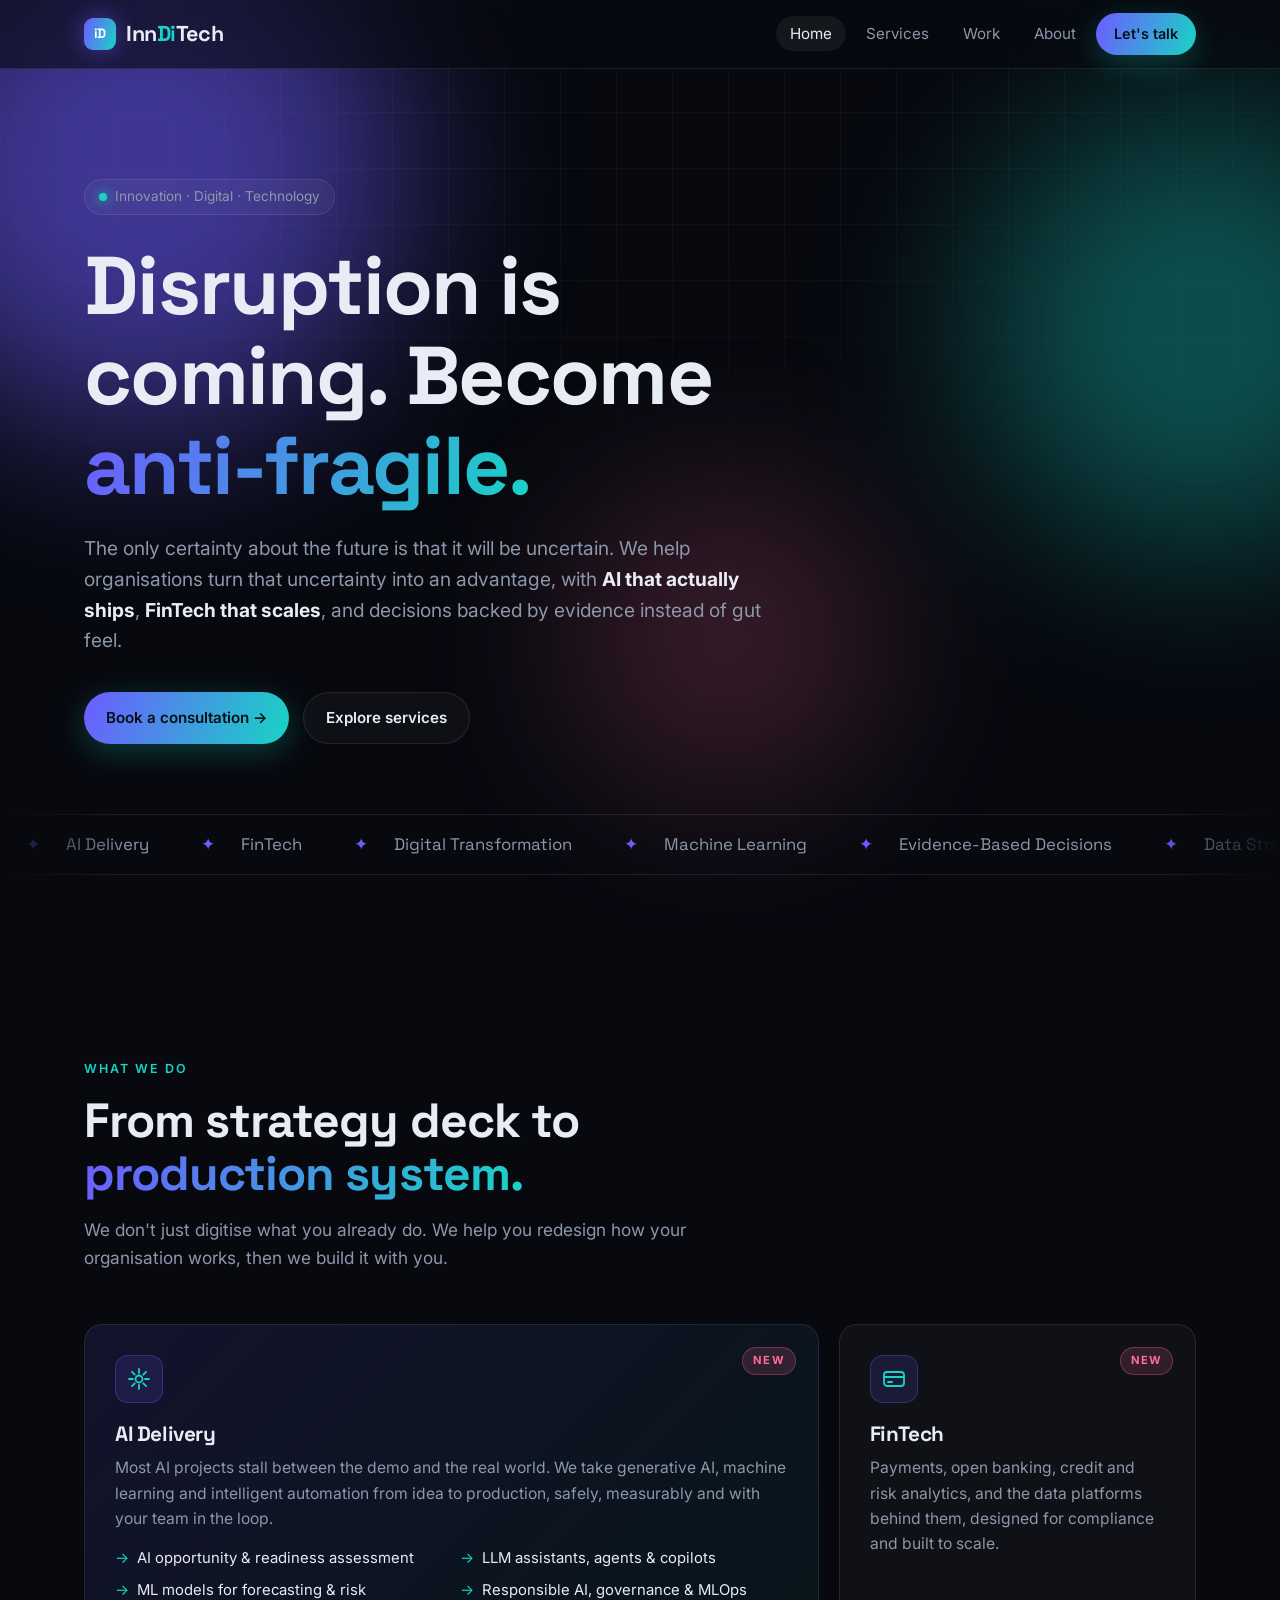
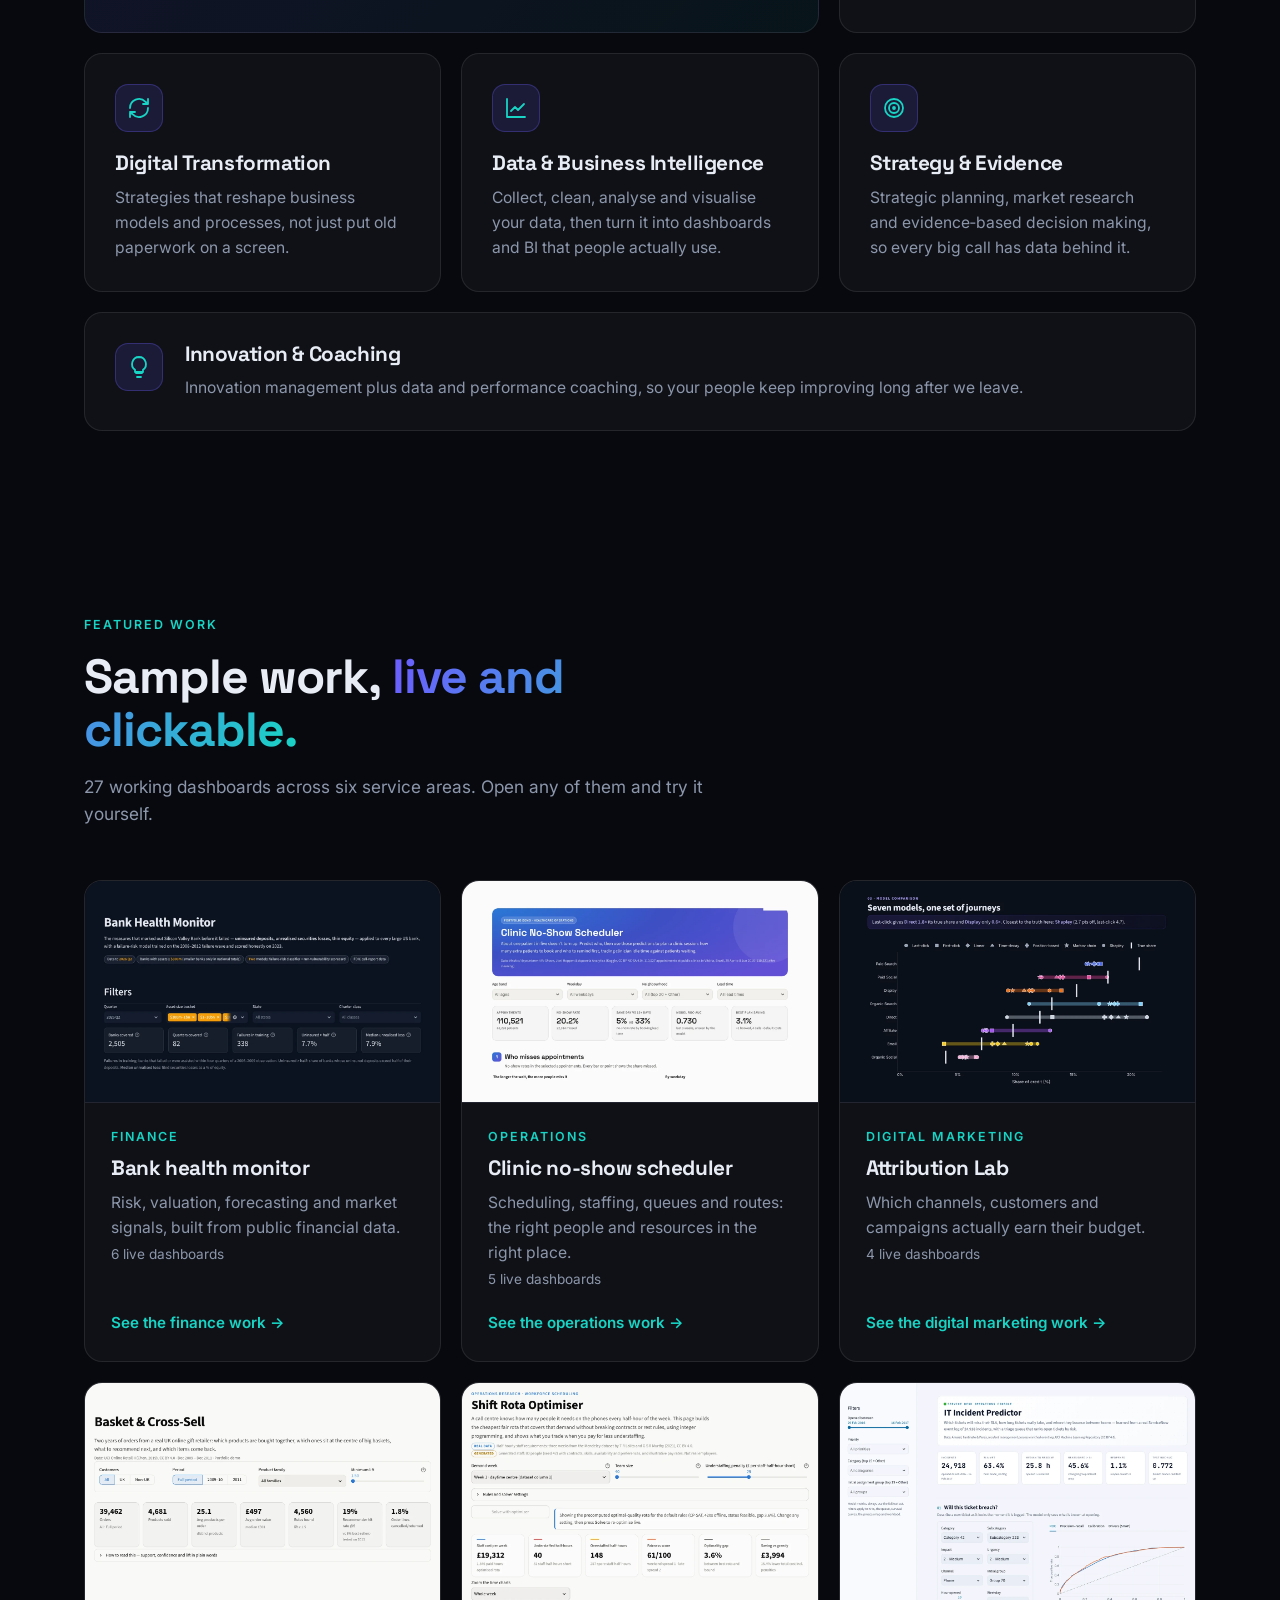
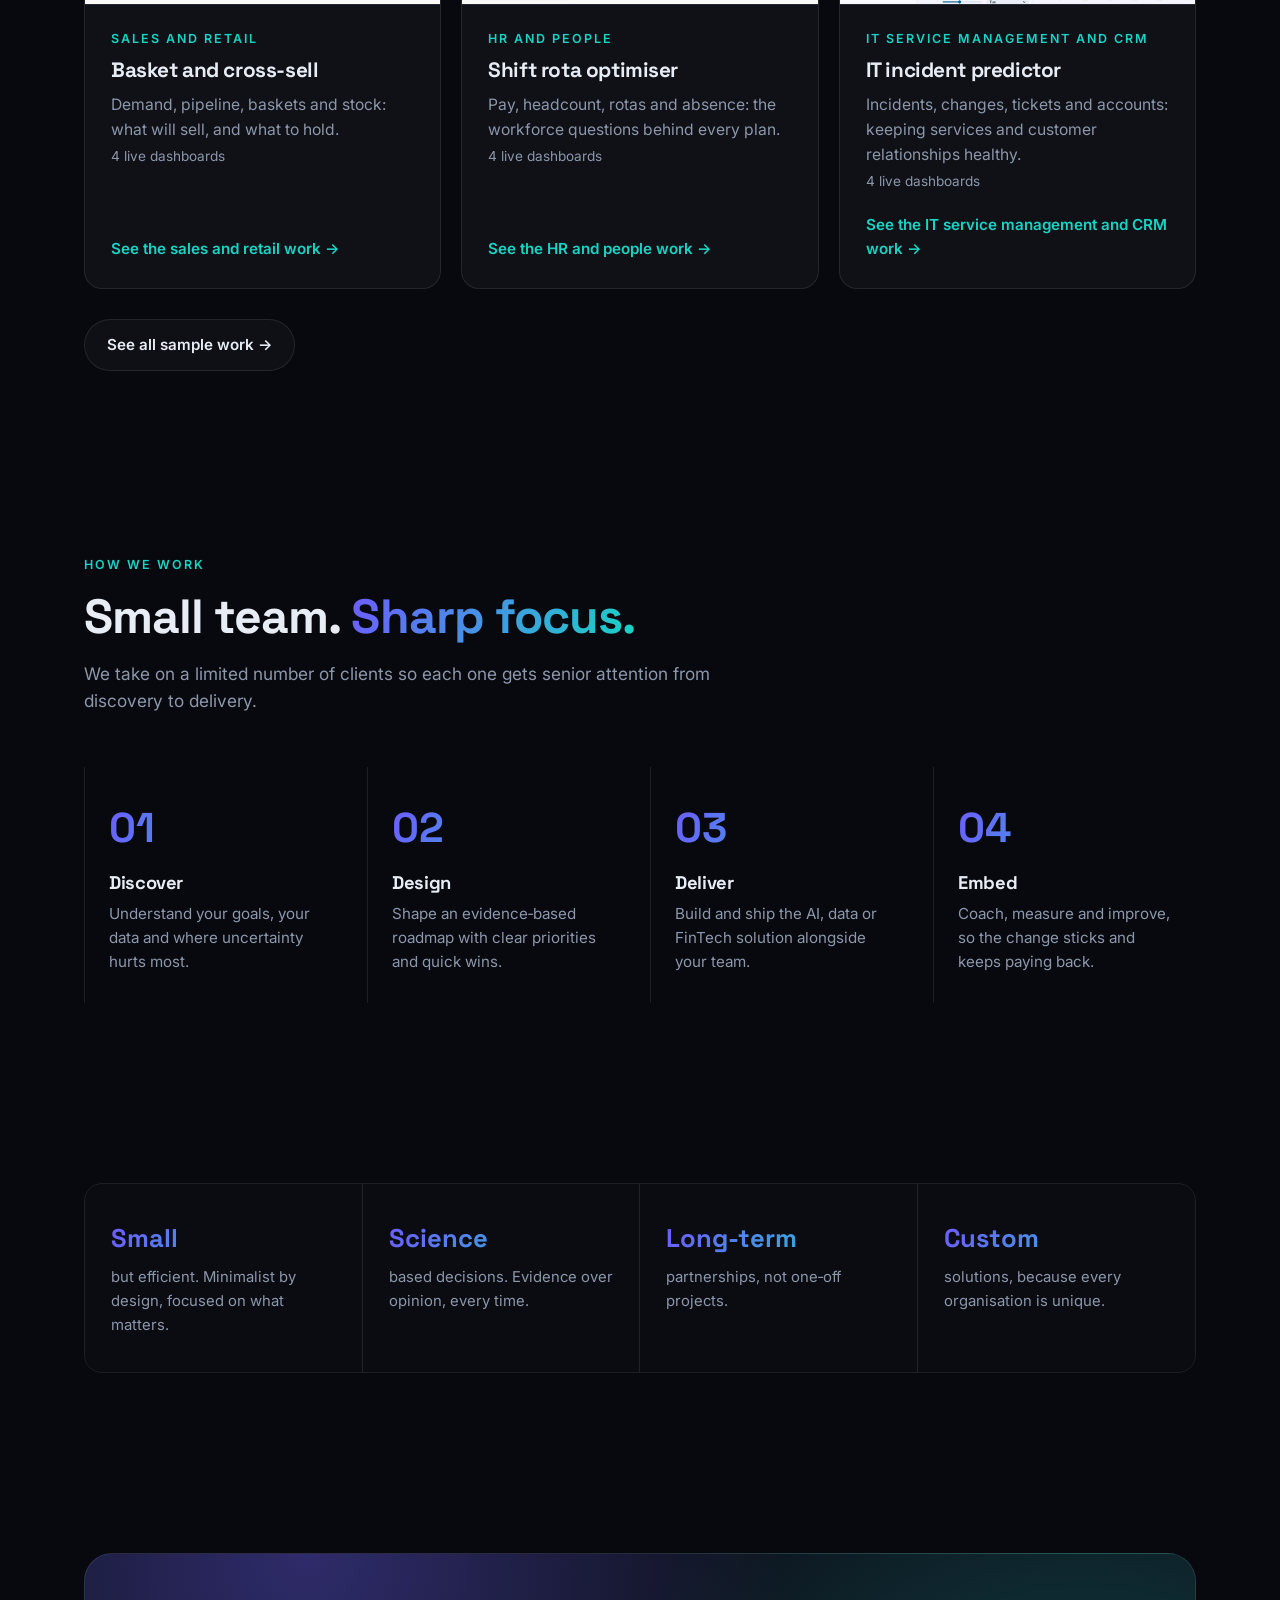
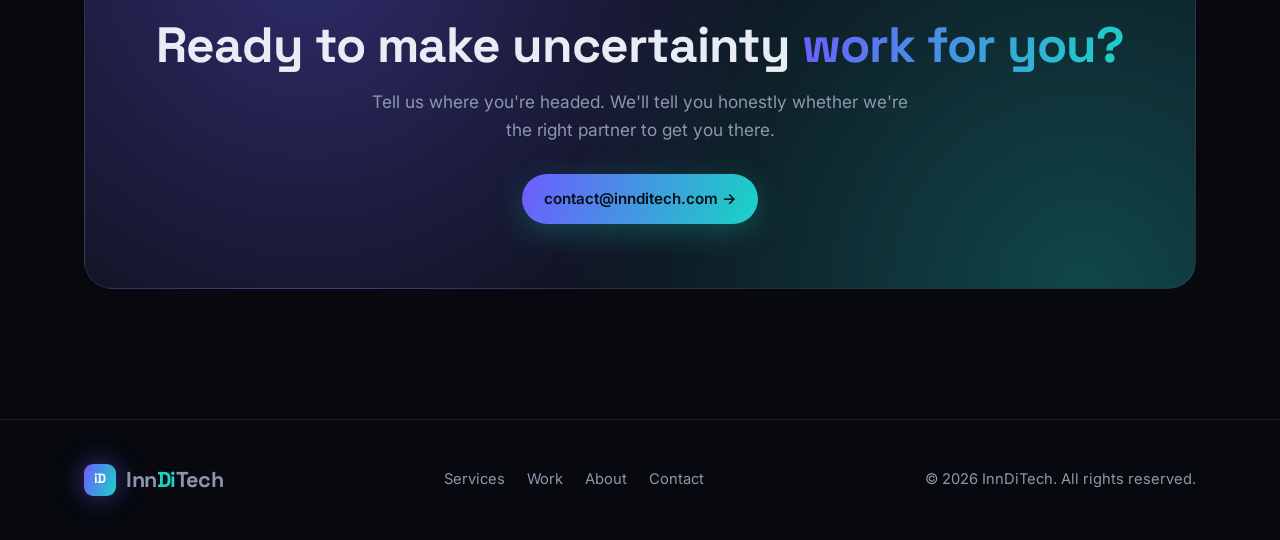
<file: index.html>
<!DOCTYPE html>
<html lang="en">
<head>
  <meta charset="utf-8">
  <meta name="viewport" content="width=device-width, initial-scale=1">
  <title>InnDiTech | AI Delivery, FinTech & Digital Transformation</title>
  <meta name="description" content="InnDiTech helps organisations become anti-fragile with AI delivery, FinTech, data and digital transformation, built on evidence, not hype.">
  <meta property="og:title" content="InnDiTech | Innovation, Digital, Technology">
  <meta property="og:description" content="AI delivery, FinTech and data-driven transformation for organisations that want to thrive in uncertainty.">
  <link rel="icon" href="data:image/svg+xml,<svg xmlns='http://www.w3.org/2000/svg' viewBox='0 0 32 32'><defs><linearGradient id='g' x1='0' x2='1'><stop stop-color='%236d5cff'/><stop offset='1' stop-color='%2318d4c4'/></linearGradient></defs><rect width='32' height='32' rx='8' fill='url(%23g)'/><text x='16' y='22' font-family='Arial' font-weight='800' font-size='15' fill='white' text-anchor='middle'>iD</text></svg>">
  <link rel="preconnect" href="https://fonts.googleapis.com">
  <link rel="preconnect" href="https://fonts.gstatic.com" crossorigin>
  <link href="https://fonts.googleapis.com/css2?family=Inter:wght@400;500;600;700&family=Space+Grotesk:wght@500;600;700&display=swap" rel="stylesheet">
  <link rel="stylesheet" href="styles.css">
</head>
<body>
  <div class="bg-grid"></div>

  <header class="nav">
    <div class="wrap">
      <a href="index.html" class="brand"><span class="mark">iD</span><span>Inn<b>Di</b>Tech</span></a>
      <button class="menu-toggle" aria-label="Open menu">☰</button>
      <ul>
        <li><a href="index.html" class="active">Home</a></li>
        <li><a href="index.html#services">Services</a></li>
        <li><a href="work.html">Work</a></li>
        <li><a href="about.html">About</a></li>
        <li><a href="mailto:contact@innditech.com" class="btn btn-primary">Let's talk</a></li>
      </ul>
    </div>
  </header>

  <main>
    <!-- Hero -->
    <section class="hero">
      <div class="orb o1"></div><div class="orb o2"></div><div class="orb o3"></div>
      <div class="wrap">
        <span class="pill"><span class="dot"></span>Innovation · Digital · Technology</span>
        <h1>Disruption is coming. Become <span class="grad-text">anti‑fragile.</span></h1>
        <p class="lead">The only certainty about the future is that it will be uncertain. We help organisations turn that uncertainty into an advantage, with <strong style="color:var(--text)">AI that actually ships</strong>, <strong style="color:var(--text)">FinTech that scales</strong>, and decisions backed by evidence instead of gut feel.</p>
        <div class="ctas">
          <a href="mailto:contact@innditech.com" class="btn btn-primary">Book a consultation →</a>
          <a href="#services" class="btn btn-ghost">Explore services</a>
        </div>
      </div>
      <div class="ticker" aria-hidden="true">
        <div class="track">
          <span>AI Delivery</span><span>FinTech</span><span>Digital Transformation</span><span>Machine Learning</span><span>Evidence‑Based Decisions</span><span>Data Strategy</span><span>Business Intelligence</span><span>Innovation Management</span>
          <span>AI Delivery</span><span>FinTech</span><span>Digital Transformation</span><span>Machine Learning</span><span>Evidence‑Based Decisions</span><span>Data Strategy</span><span>Business Intelligence</span><span>Innovation Management</span>
        </div>
      </div>
    </section>

    <!-- Services -->
    <section id="services">
      <div class="wrap">
        <div class="sec-head reveal">
          <span class="eyebrow">What we do</span>
          <h2>From strategy deck to <span class="grad-text">production system.</span></h2>
          <p>We don't just digitise what you already do. We help you redesign how your organisation works, then we build it with you.</p>
        </div>

        <div class="grid grid-3">
          <article class="card feature reveal">
            <span class="tag">NEW</span>
            <div class="icon"><svg viewBox="0 0 24 24"><path d="M12 2v4M12 18v4M4.9 4.9l2.8 2.8M16.3 16.3l2.8 2.8M2 12h4M18 12h4M4.9 19.1l2.8-2.8M16.3 7.7l2.8-2.8"/><circle cx="12" cy="12" r="3.5"/></svg></div>
            <h3>AI Delivery</h3>
            <p>Most AI projects stall between the demo and the real world. We take generative AI, machine learning and intelligent automation from idea to production, safely, measurably and with your team in the loop.</p>
            <ul class="ticks">
              <li>AI opportunity & readiness assessment</li>
              <li>LLM assistants, agents & copilots</li>
              <li>ML models for forecasting & risk</li>
              <li>Responsible AI, governance & MLOps</li>
            </ul>
          </article>

          <article class="card reveal">
            <span class="tag">NEW</span>
            <div class="icon"><svg viewBox="0 0 24 24"><rect x="2" y="5" width="20" height="14" rx="3"/><path d="M2 10h20M6 15h4"/></svg></div>
            <h3>FinTech</h3>
            <p>Payments, open banking, credit and risk analytics, and the data platforms behind them, designed for compliance and built to scale.</p>
          </article>

          <article class="card reveal">
            <div class="icon"><svg viewBox="0 0 24 24"><path d="M3 12a9 9 0 0 1 15.5-6.2L21 8M21 3v5h-5M21 12a9 9 0 0 1-15.5 6.2L3 16M3 21v-5h5"/></svg></div>
            <h3>Digital Transformation</h3>
            <p>Strategies that reshape business models and processes, not just put old paperwork on a screen.</p>
          </article>

          <article class="card reveal">
            <div class="icon"><svg viewBox="0 0 24 24"><path d="M3 3v18h18"/><path d="M7 15l4-4 3 3 6-6"/></svg></div>
            <h3>Data & Business Intelligence</h3>
            <p>Collect, clean, analyse and visualise your data, then turn it into dashboards and BI that people actually use.</p>
          </article>

          <article class="card reveal">
            <div class="icon"><svg viewBox="0 0 24 24"><circle cx="12" cy="12" r="9"/><circle cx="12" cy="12" r="5"/><circle cx="12" cy="12" r="1"/></svg></div>
            <h3>Strategy & Evidence</h3>
            <p>Strategic planning, market research and evidence‑based decision making, so every big call has data behind it.</p>
          </article>

          <article class="card wide reveal">
            <div class="icon"><svg viewBox="0 0 24 24"><path d="M9 18h6M10 22h4M12 2a7 7 0 0 0-4 12.7V17h8v-2.3A7 7 0 0 0 12 2z"/></svg></div>
            <h3>Innovation & Coaching</h3>
            <p>Innovation management plus data and performance coaching, so your people keep improving long after we leave.</p>
          </article>
        </div>
      </div>
    </section>


    <!-- Featured work (one tile per Sample work group; keep in step with work.html) -->
    <section id="work">
      <div class="wrap">
        <div class="sec-head reveal">
          <span class="eyebrow">Featured work</span>
          <h2>Sample work, <span class="grad-text">live and clickable.</span></h2>
          <p>27 working dashboards across six service areas. Open any of them and try it yourself.</p>
        </div>
        <div class="grid grid-3">
          <article class="card work-card cat-tile reveal">
            <a class="shot" href="work.html#finance" aria-label="See Finance work"><img src="assets/work/bank-health-monitor.webp" alt="Screenshot of the Bank health monitor dashboard" width="1280" height="800" loading="lazy"></a>
            <div class="body">
              <span class="eyebrow">Finance</span>
              <h3 style="margin-top:10px"><a href="work.html#finance">Bank health monitor</a></h3>
              <p>Risk, valuation, forecasting and market signals, built from public financial data.</p>
              <span class="count">6 live dashboards</span>
              <a class="open" href="work.html#finance">See the finance work →</a>
            </div>
          </article>
          <article class="card work-card cat-tile reveal">
            <a class="shot" href="work.html#operations" aria-label="See Operations work"><img src="assets/work/clinic-no-show-scheduler.webp" alt="Screenshot of the Clinic no-show scheduler dashboard" width="1280" height="800" loading="lazy"></a>
            <div class="body">
              <span class="eyebrow">Operations</span>
              <h3 style="margin-top:10px"><a href="work.html#operations">Clinic no-show scheduler</a></h3>
              <p>Scheduling, staffing, queues and routes: the right people and resources in the right place.</p>
              <span class="count">5 live dashboards</span>
              <a class="open" href="work.html#operations">See the operations work →</a>
            </div>
          </article>
          <article class="card work-card cat-tile reveal">
            <a class="shot" href="work.html#marketing" aria-label="See Digital marketing work"><img src="assets/work/attribution-lab.webp" alt="Screenshot of the Attribution Lab dashboard" width="1280" height="800" loading="lazy"></a>
            <div class="body">
              <span class="eyebrow">Digital marketing</span>
              <h3 style="margin-top:10px"><a href="work.html#marketing">Attribution Lab</a></h3>
              <p>Which channels, customers and campaigns actually earn their budget.</p>
              <span class="count">4 live dashboards</span>
              <a class="open" href="work.html#marketing">See the digital marketing work →</a>
            </div>
          </article>
          <article class="card work-card cat-tile reveal">
            <a class="shot" href="work.html#sales" aria-label="See Sales and retail work"><img src="assets/work/basket-cross-sell.webp" alt="Screenshot of the Basket and cross-sell dashboard" width="1280" height="800" loading="lazy"></a>
            <div class="body">
              <span class="eyebrow">Sales and retail</span>
              <h3 style="margin-top:10px"><a href="work.html#sales">Basket and cross-sell</a></h3>
              <p>Demand, pipeline, baskets and stock: what will sell, and what to hold.</p>
              <span class="count">4 live dashboards</span>
              <a class="open" href="work.html#sales">See the sales and retail work →</a>
            </div>
          </article>
          <article class="card work-card cat-tile reveal">
            <a class="shot" href="work.html#people" aria-label="See HR and people work"><img src="assets/work/shift-rota-optimiser.webp" alt="Screenshot of the Shift rota optimiser dashboard" width="1280" height="800" loading="lazy"></a>
            <div class="body">
              <span class="eyebrow">HR and people</span>
              <h3 style="margin-top:10px"><a href="work.html#people">Shift rota optimiser</a></h3>
              <p>Pay, headcount, rotas and absence: the workforce questions behind every plan.</p>
              <span class="count">4 live dashboards</span>
              <a class="open" href="work.html#people">See the HR and people work →</a>
            </div>
          </article>
          <article class="card work-card cat-tile reveal">
            <a class="shot" href="work.html#itsm" aria-label="See IT service management and CRM work"><img src="assets/work/it-incident-predictor.webp" alt="Screenshot of the IT incident predictor dashboard" width="1280" height="800" loading="lazy"></a>
            <div class="body">
              <span class="eyebrow">IT service management and CRM</span>
              <h3 style="margin-top:10px"><a href="work.html#itsm">IT incident predictor</a></h3>
              <p>Incidents, changes, tickets and accounts: keeping services and customer relationships healthy.</p>
              <span class="count">4 live dashboards</span>
              <a class="open" href="work.html#itsm">See the IT service management and CRM work →</a>
            </div>
          </article>
        </div>
        <div class="ctas" style="margin-top:30px"><a href="work.html" class="btn btn-ghost">See all sample work →</a></div>
      </div>
    </section>
    <!-- /Featured work -->

    <!-- Process -->
    <section>
      <div class="wrap">
        <div class="sec-head reveal">
          <span class="eyebrow">How we work</span>
          <h2>Small team. <span class="grad-text">Sharp focus.</span></h2>
          <p>We take on a limited number of clients so each one gets senior attention from discovery to delivery.</p>
        </div>
        <div class="steps">
          <div class="step reveal"><h3>Discover</h3><p>Understand your goals, your data and where uncertainty hurts most.</p></div>
          <div class="step reveal"><h3>Design</h3><p>Shape an evidence‑based roadmap with clear priorities and quick wins.</p></div>
          <div class="step reveal"><h3>Deliver</h3><p>Build and ship the AI, data or FinTech solution alongside your team.</p></div>
          <div class="step reveal"><h3>Embed</h3><p>Coach, measure and improve, so the change sticks and keeps paying back.</p></div>
        </div>
      </div>
    </section>

    <!-- Beliefs -->
    <section>
      <div class="wrap">
        <div class="beliefs reveal">
          <div class="belief"><div class="big grad-text">Small</div><p>but efficient. Minimalist by design, focused on what matters.</p></div>
          <div class="belief"><div class="big grad-text">Science</div><p>based decisions. Evidence over opinion, every time.</p></div>
          <div class="belief"><div class="big grad-text">Long‑term</div><p>partnerships, not one‑off projects.</p></div>
          <div class="belief"><div class="big grad-text">Custom</div><p>solutions, because every organisation is unique.</p></div>
        </div>
      </div>
    </section>

    <!-- CTA -->
    <section>
      <div class="wrap">
        <div class="cta-box reveal">
          <h2>Ready to make uncertainty <span class="grad-text">work for you?</span></h2>
          <p>Tell us where you're headed. We'll tell you honestly whether we're the right partner to get you there.</p>
          <a href="mailto:contact@innditech.com" class="btn btn-primary">contact@innditech.com →</a>
        </div>
      </div>
    </section>
  </main>

  <footer>
    <div class="wrap">
      <a href="index.html" class="brand"><span class="mark">iD</span><span>Inn<b>Di</b>Tech</span></a>
      <div class="links"><a href="index.html#services">Services</a><a href="work.html">Work</a><a href="about.html">About</a><a href="mailto:contact@innditech.com">Contact</a></div>
      <p>© <span data-year>2026</span> InnDiTech. All rights reserved.</p>
    </div>
  </footer>

  <script src="main.js"></script>
</body>
</html>
</file>
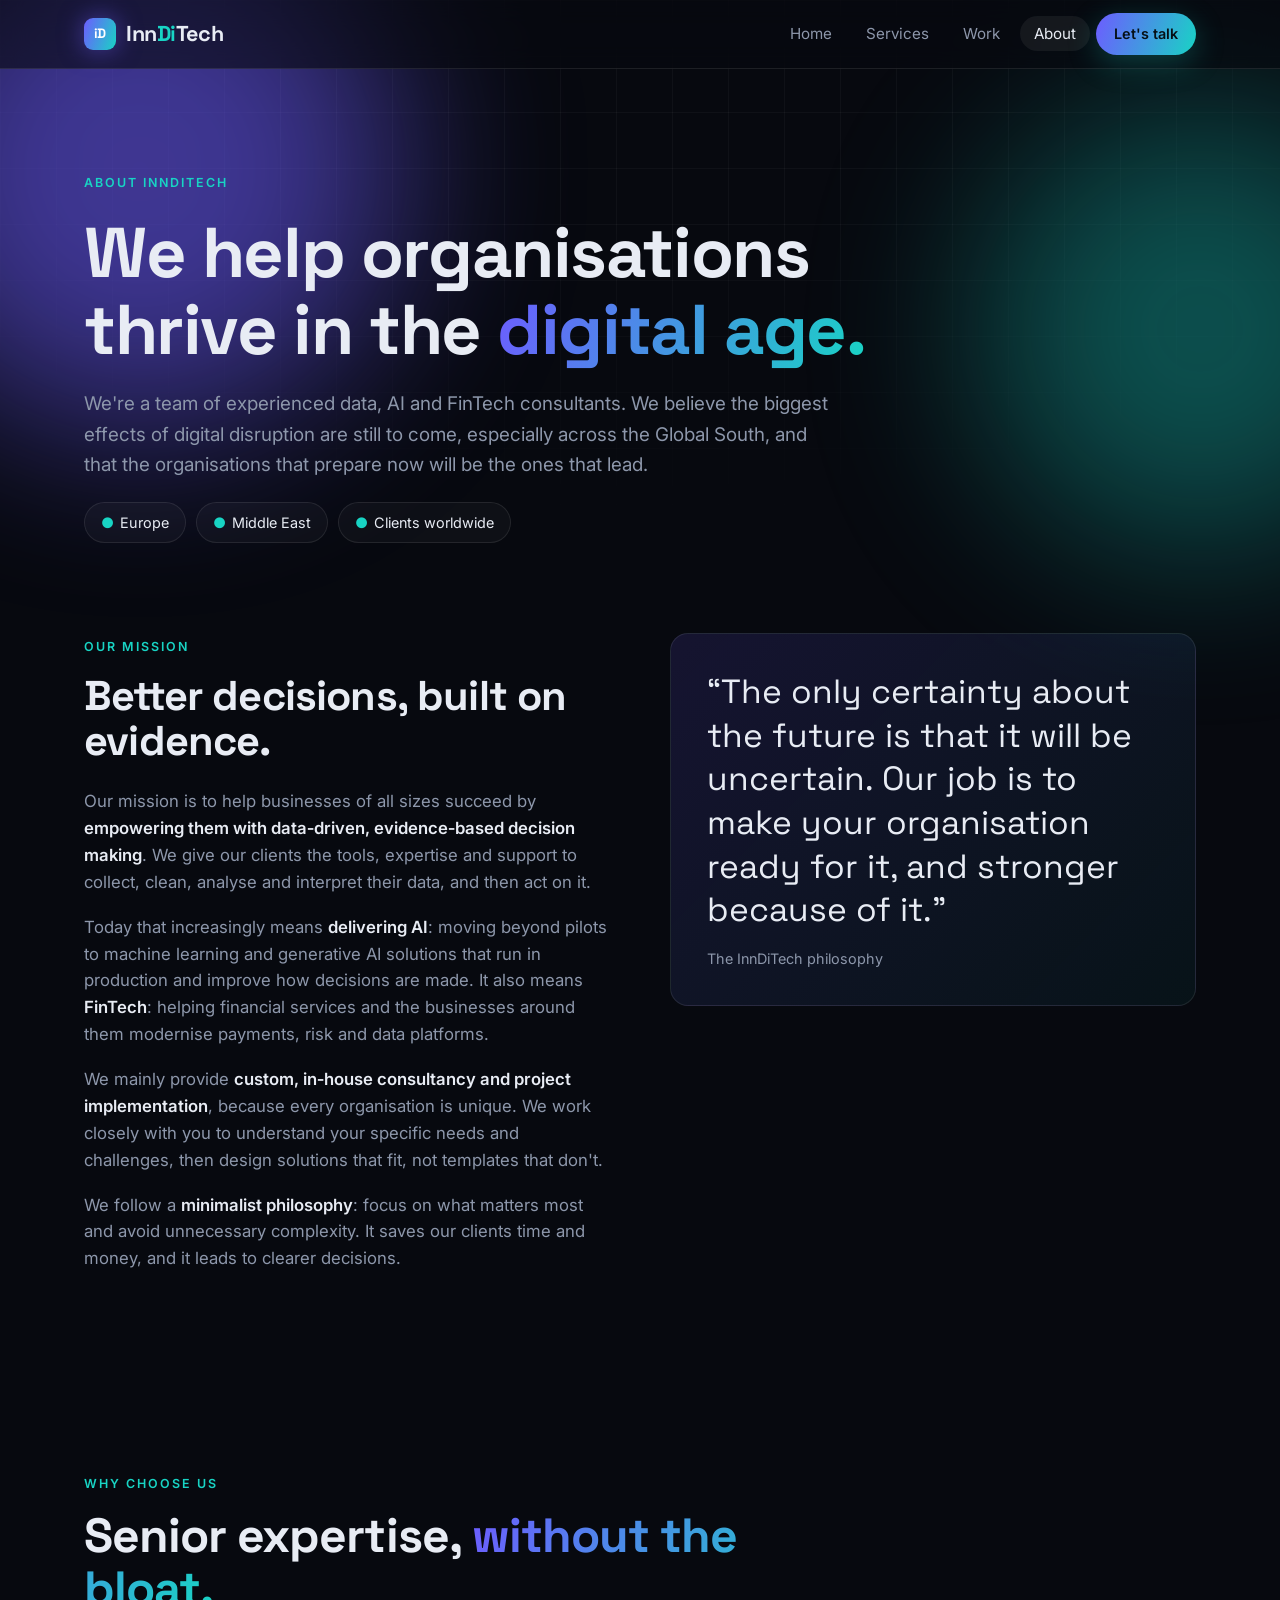
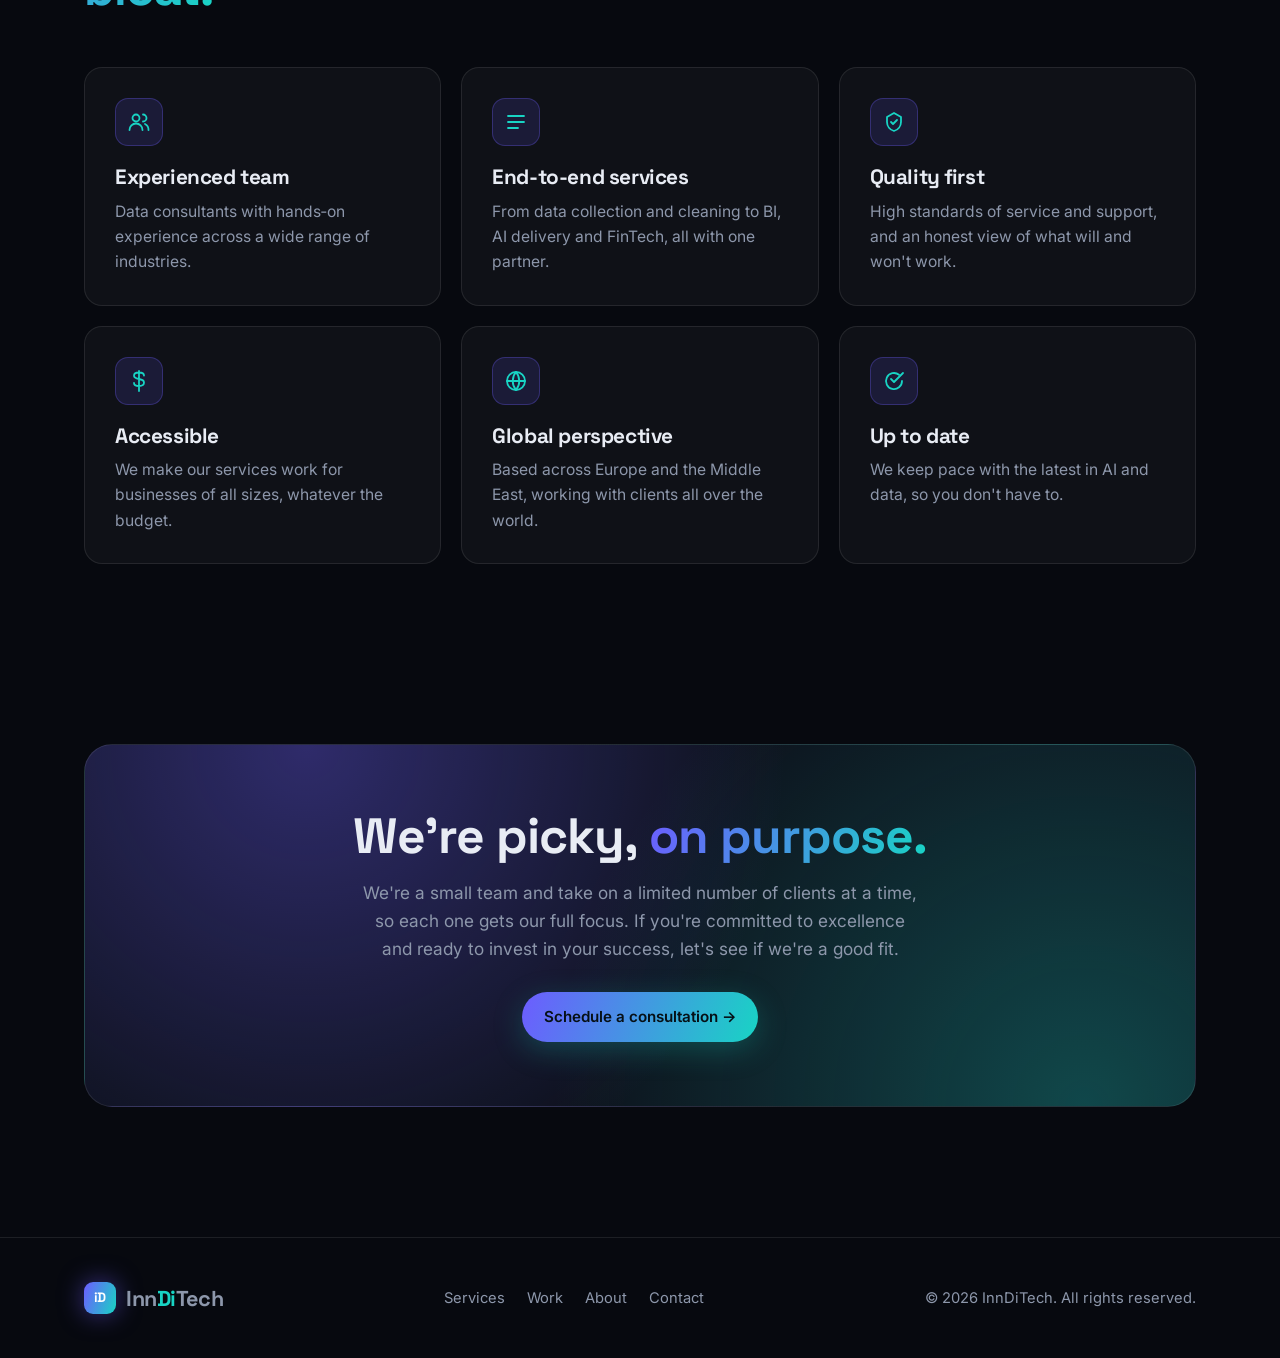
<file: about.html>
<!DOCTYPE html>
<html lang="en">
<head>
  <meta charset="utf-8">
  <meta name="viewport" content="width=device-width, initial-scale=1">
  <title>About | InnDiTech</title>
  <meta name="description" content="InnDiTech is a small, senior team of data, AI and FinTech consultants working across Europe and the Middle East with clients worldwide.">
  <link rel="icon" href="data:image/svg+xml,<svg xmlns='http://www.w3.org/2000/svg' viewBox='0 0 32 32'><defs><linearGradient id='g' x1='0' x2='1'><stop stop-color='%236d5cff'/><stop offset='1' stop-color='%2318d4c4'/></linearGradient></defs><rect width='32' height='32' rx='8' fill='url(%23g)'/><text x='16' y='22' font-family='Arial' font-weight='800' font-size='15' fill='white' text-anchor='middle'>iD</text></svg>">
  <link rel="preconnect" href="https://fonts.googleapis.com">
  <link rel="preconnect" href="https://fonts.gstatic.com" crossorigin>
  <link href="https://fonts.googleapis.com/css2?family=Inter:wght@400;500;600;700&family=Space+Grotesk:wght@500;600;700&display=swap" rel="stylesheet">
  <link rel="stylesheet" href="styles.css">
</head>
<body>
  <div class="bg-grid"></div>

  <header class="nav">
    <div class="wrap">
      <a href="index.html" class="brand"><span class="mark">iD</span><span>Inn<b>Di</b>Tech</span></a>
      <button class="menu-toggle" aria-label="Open menu">☰</button>
      <ul>
        <li><a href="index.html">Home</a></li>
        <li><a href="index.html#services">Services</a></li>
        <li><a href="work.html">Work</a></li>
        <li><a href="about.html" class="active">About</a></li>
        <li><a href="mailto:contact@innditech.com" class="btn btn-primary">Let's talk</a></li>
      </ul>
    </div>
  </header>

  <main>
    <section class="page-hero">
      <div class="orb o1"></div><div class="orb o2"></div>
      <div class="wrap">
        <span class="eyebrow">About InnDiTech</span>
        <h1>We help organisations thrive in the <span class="grad-text">digital age.</span></h1>
        <p>We're a team of experienced data, AI and FinTech consultants. We believe the biggest effects of digital disruption are still to come, especially across the Global South, and that the organisations that prepare now will be the ones that lead.</p>
        <div class="map-chips">
          <span class="chip"><i>●</i>Europe</span>
          <span class="chip"><i>●</i>Middle East</span>
          <span class="chip"><i>●</i>Clients worldwide</span>
        </div>
      </div>
    </section>

    <section style="padding-top:30px">
      <div class="wrap split">
        <div class="prose reveal">
          <span class="eyebrow">Our mission</span>
          <h2 style="font-size:clamp(1.8rem,3.4vw,2.6rem);margin:14px 0 24px">Better decisions, built on evidence.</h2>
          <p>Our mission is to help businesses of all sizes succeed by <strong>empowering them with data‑driven, evidence‑based decision making</strong>. We give our clients the tools, expertise and support to collect, clean, analyse and interpret their data, and then act on it.</p>
          <p>Today that increasingly means <strong>delivering AI</strong>: moving beyond pilots to machine learning and generative AI solutions that run in production and improve how decisions are made. It also means <strong>FinTech</strong>: helping financial services and the businesses around them modernise payments, risk and data platforms.</p>
          <p>We mainly provide <strong>custom, in‑house consultancy and project implementation</strong>, because every organisation is unique. We work closely with you to understand your specific needs and challenges, then design solutions that fit, not templates that don't.</p>
          <p>We follow a <strong>minimalist philosophy</strong>: focus on what matters most and avoid unnecessary complexity. It saves our clients time and money, and it leads to clearer decisions.</p>
        </div>
        <div class="quote reveal">
          “The only certainty about the future is that it will be uncertain. Our job is to make your organisation ready for it, and stronger because of it.”
          <small>The InnDiTech philosophy</small>
        </div>
      </div>
    </section>

    <section>
      <div class="wrap">
        <div class="sec-head reveal">
          <span class="eyebrow">Why choose us</span>
          <h2>Senior expertise, <span class="grad-text">without the bloat.</span></h2>
        </div>
        <div class="grid grid-3">
          <article class="card reveal">
            <div class="icon"><svg viewBox="0 0 24 24"><circle cx="9" cy="8" r="3.5"/><path d="M2.5 20a6.5 6.5 0 0 1 13 0M16 4.5a3.5 3.5 0 0 1 0 7M18 14a6.5 6.5 0 0 1 3.5 6"/></svg></div>
            <h3>Experienced team</h3>
            <p>Data consultants with hands‑on experience across a wide range of industries.</p>
          </article>
          <article class="card reveal">
            <div class="icon"><svg viewBox="0 0 24 24"><path d="M4 6h16M4 12h16M4 18h10"/></svg></div>
            <h3>End‑to‑end services</h3>
            <p>From data collection and cleaning to BI, AI delivery and FinTech, all with one partner.</p>
          </article>
          <article class="card reveal">
            <div class="icon"><svg viewBox="0 0 24 24"><path d="M12 3l7 4v5c0 4.4-3 8-7 9-4-1-7-4.6-7-9V7z"/><path d="M9 12l2 2 4-4"/></svg></div>
            <h3>Quality first</h3>
            <p>High standards of service and support, and an honest view of what will and won't work.</p>
          </article>
          <article class="card reveal">
            <div class="icon"><svg viewBox="0 0 24 24"><path d="M12 2v20M17 6.5c0-1.9-2.2-3-5-3s-5 1.3-5 3.3 2.2 2.7 5 3.2 5 1.4 5 3.5-2.2 3.5-5 3.5-5-1.2-5-3"/></svg></div>
            <h3>Accessible</h3>
            <p>We make our services work for businesses of all sizes, whatever the budget.</p>
          </article>
          <article class="card reveal">
            <div class="icon"><svg viewBox="0 0 24 24"><circle cx="12" cy="12" r="9"/><path d="M3 12h18M12 3a14 14 0 0 1 0 18M12 3a14 14 0 0 0 0 18"/></svg></div>
            <h3>Global perspective</h3>
            <p>Based across Europe and the Middle East, working with clients all over the world.</p>
          </article>
          <article class="card reveal">
            <div class="icon"><svg viewBox="0 0 24 24"><path d="M20 12a8 8 0 1 1-3-6.2"/><path d="M21 4l-9 9-3-3"/></svg></div>
            <h3>Up to date</h3>
            <p>We keep pace with the latest in AI and data, so you don't have to.</p>
          </article>
        </div>
      </div>
    </section>

    <section>
      <div class="wrap">
        <div class="cta-box reveal">
          <h2>We're picky, <span class="grad-text">on purpose.</span></h2>
          <p>We're a small team and take on a limited number of clients at a time, so each one gets our full focus. If you're committed to excellence and ready to invest in your success, let's see if we're a good fit.</p>
          <a href="mailto:contact@innditech.com" class="btn btn-primary">Schedule a consultation →</a>
        </div>
      </div>
    </section>
  </main>

  <footer>
    <div class="wrap">
      <a href="index.html" class="brand"><span class="mark">iD</span><span>Inn<b>Di</b>Tech</span></a>
      <div class="links"><a href="index.html#services">Services</a><a href="work.html">Work</a><a href="about.html">About</a><a href="mailto:contact@innditech.com">Contact</a></div>
      <p>© <span data-year>2026</span> InnDiTech. All rights reserved.</p>
    </div>
  </footer>

  <script src="main.js"></script>
</body>
</html>
</file>
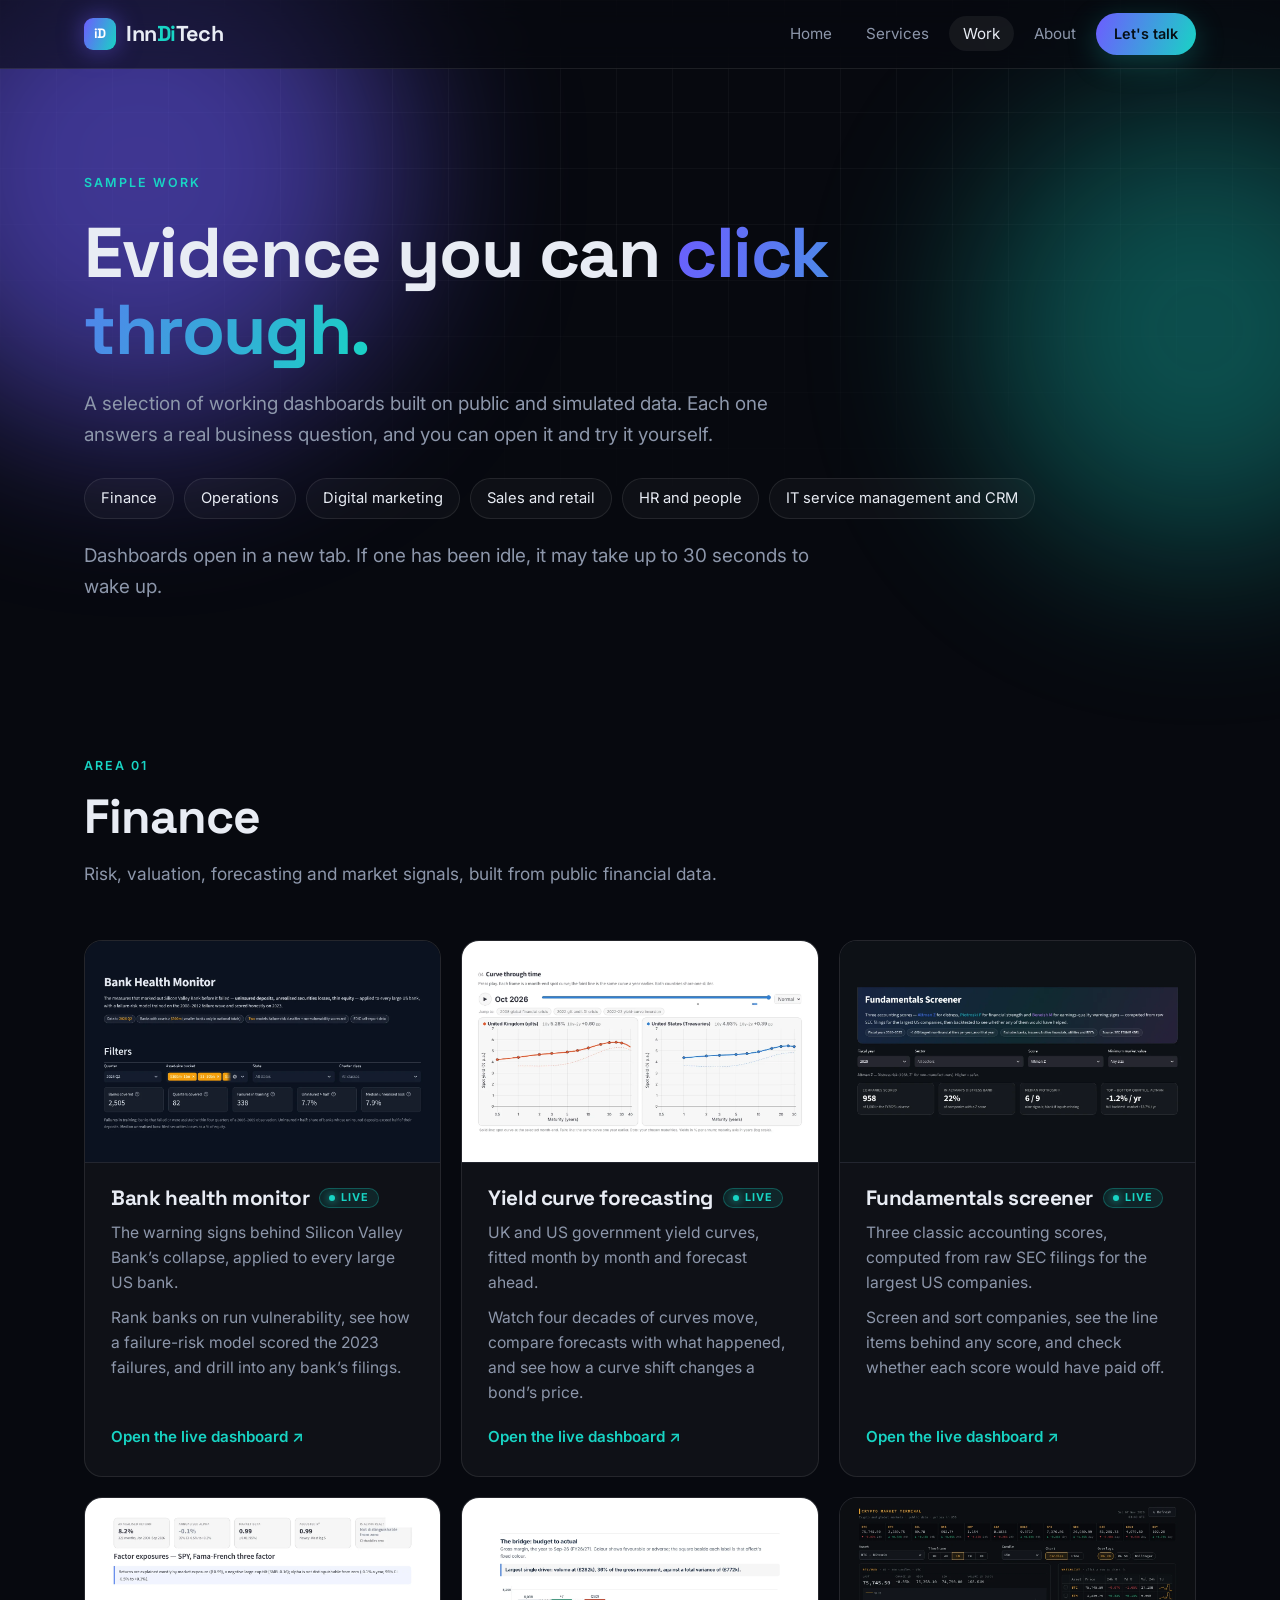
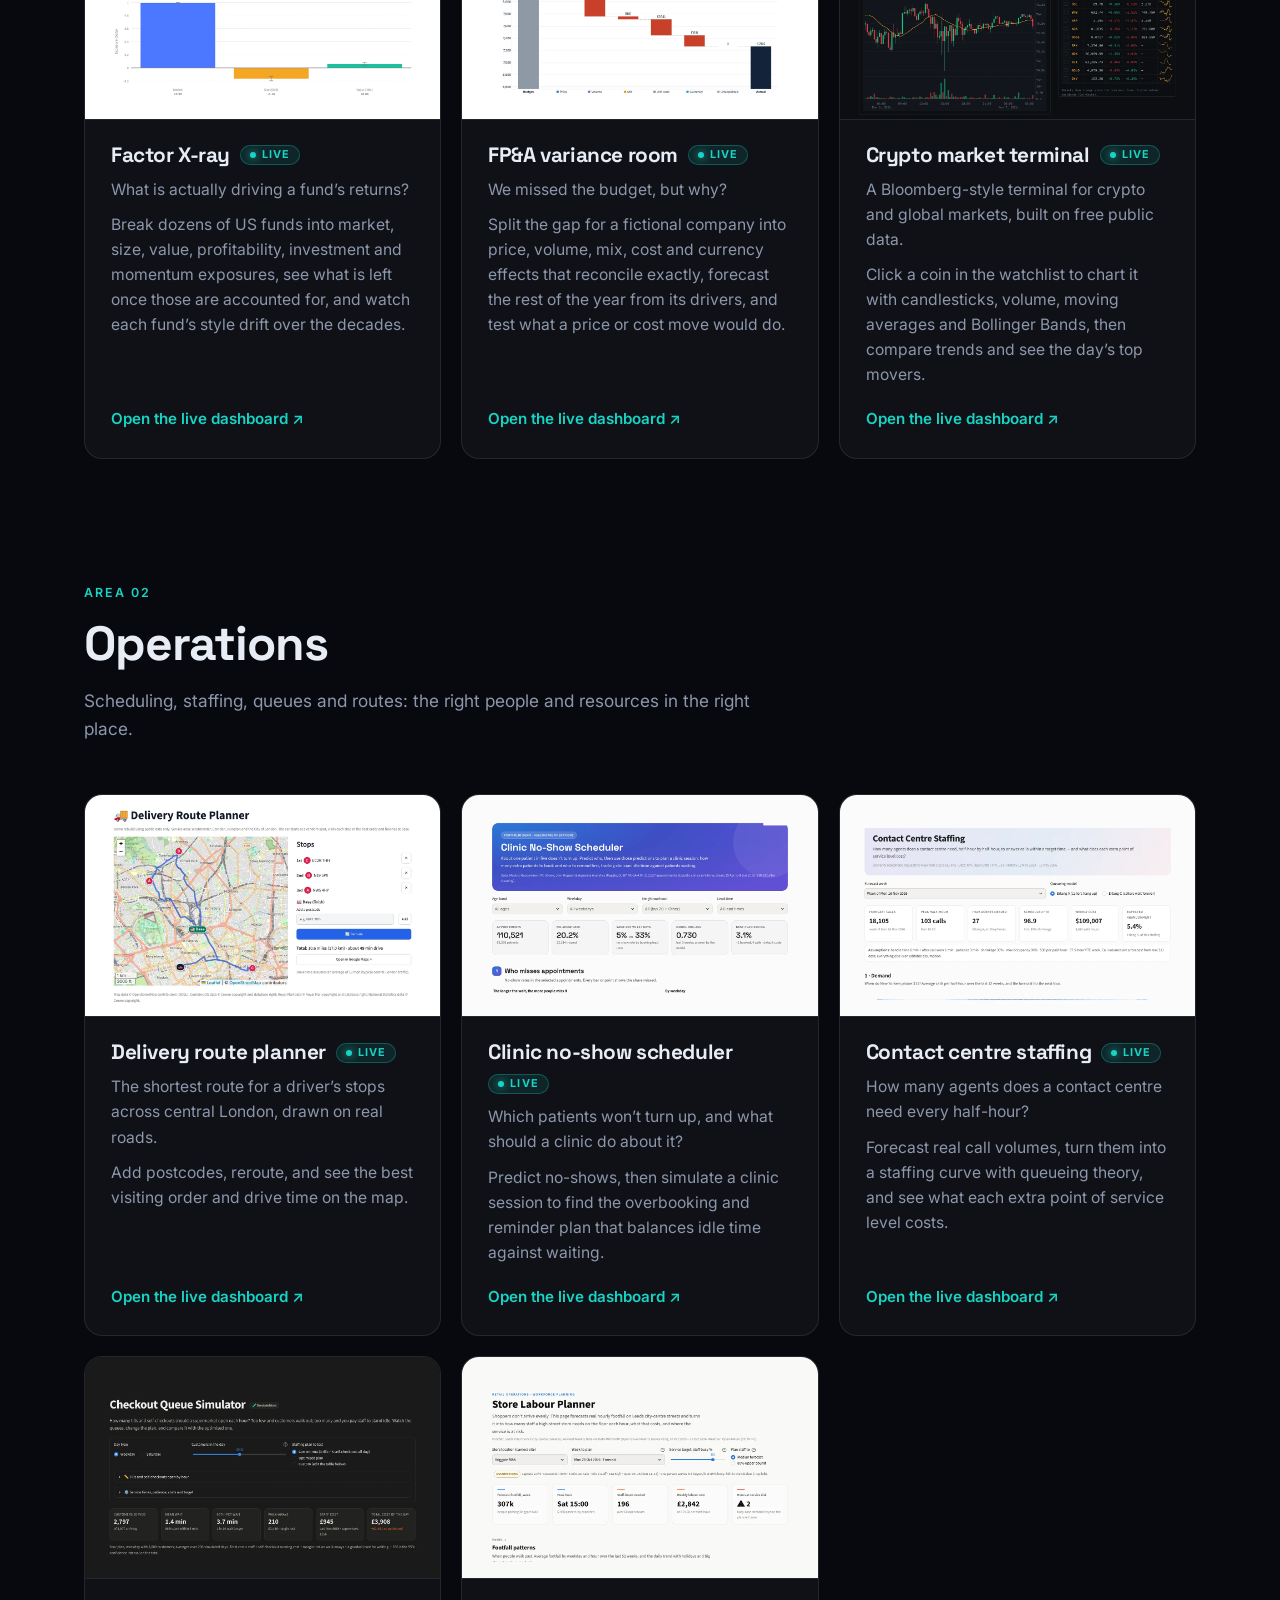
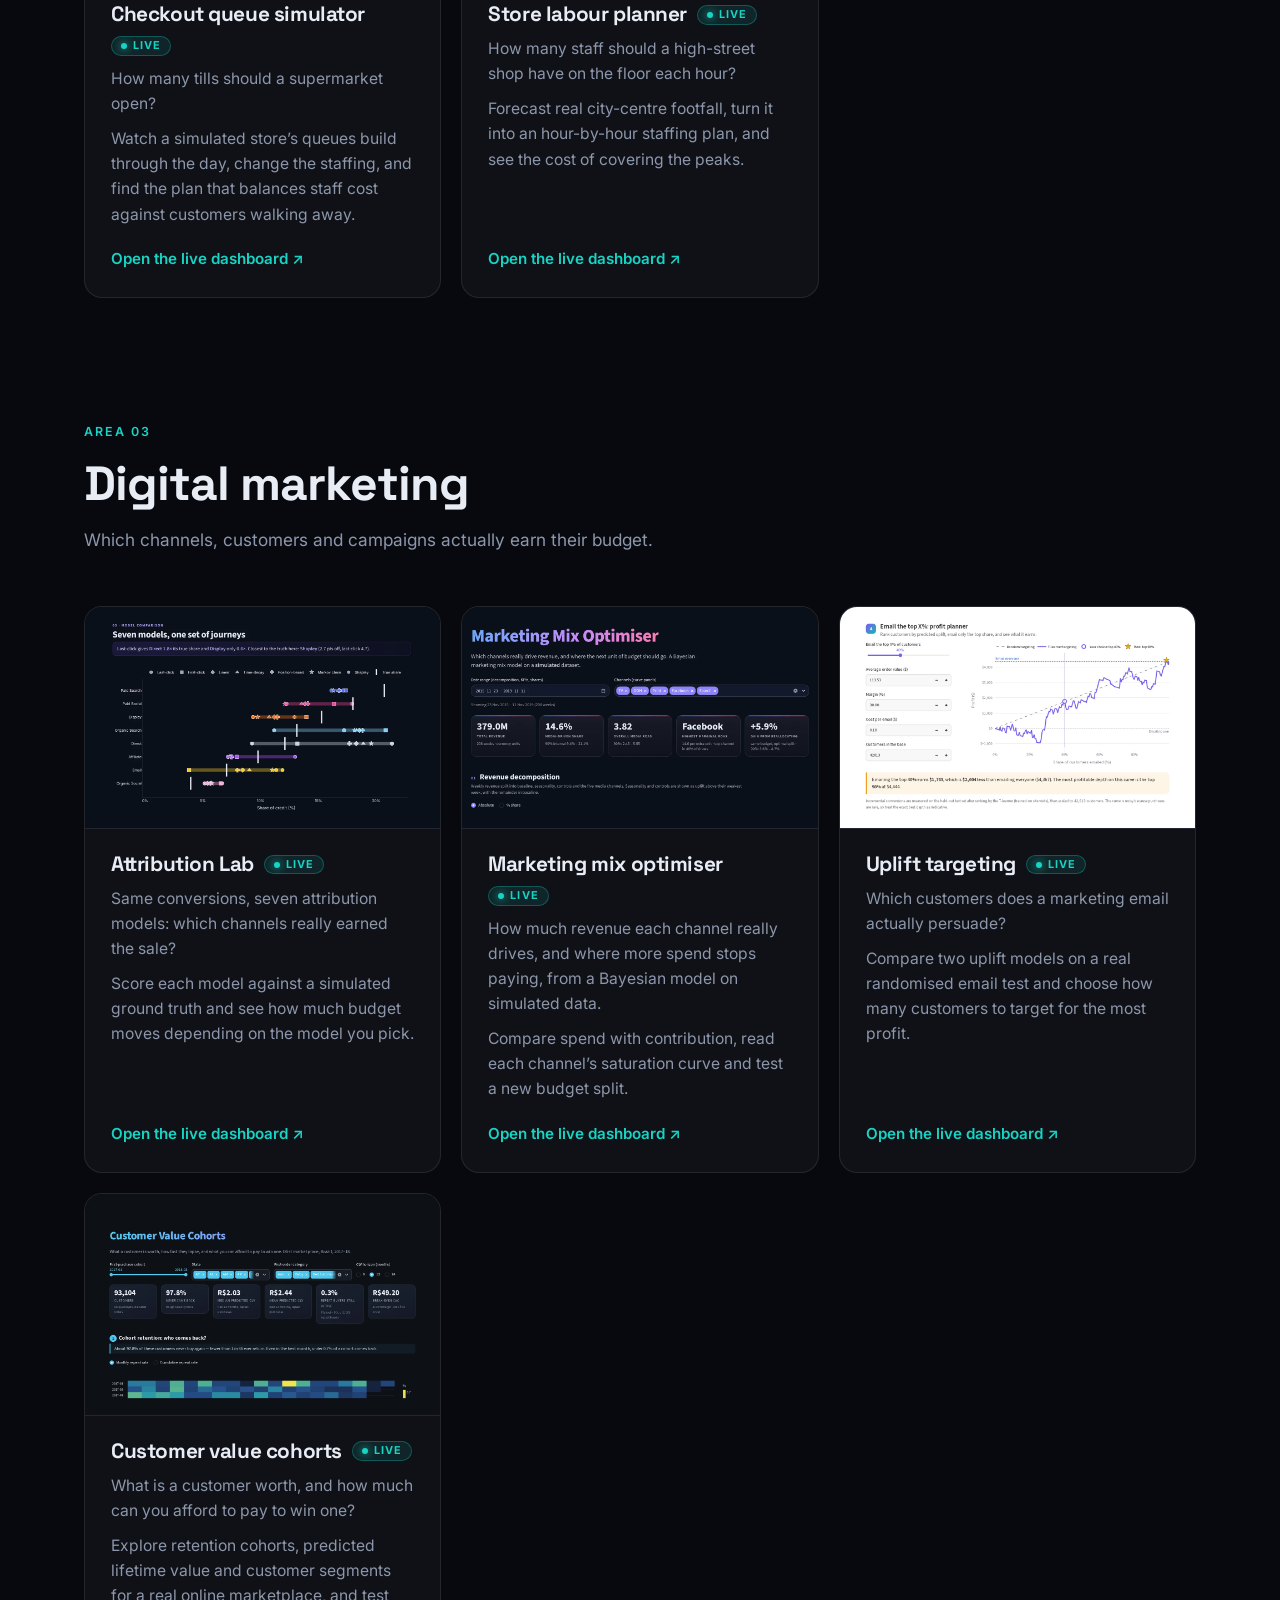
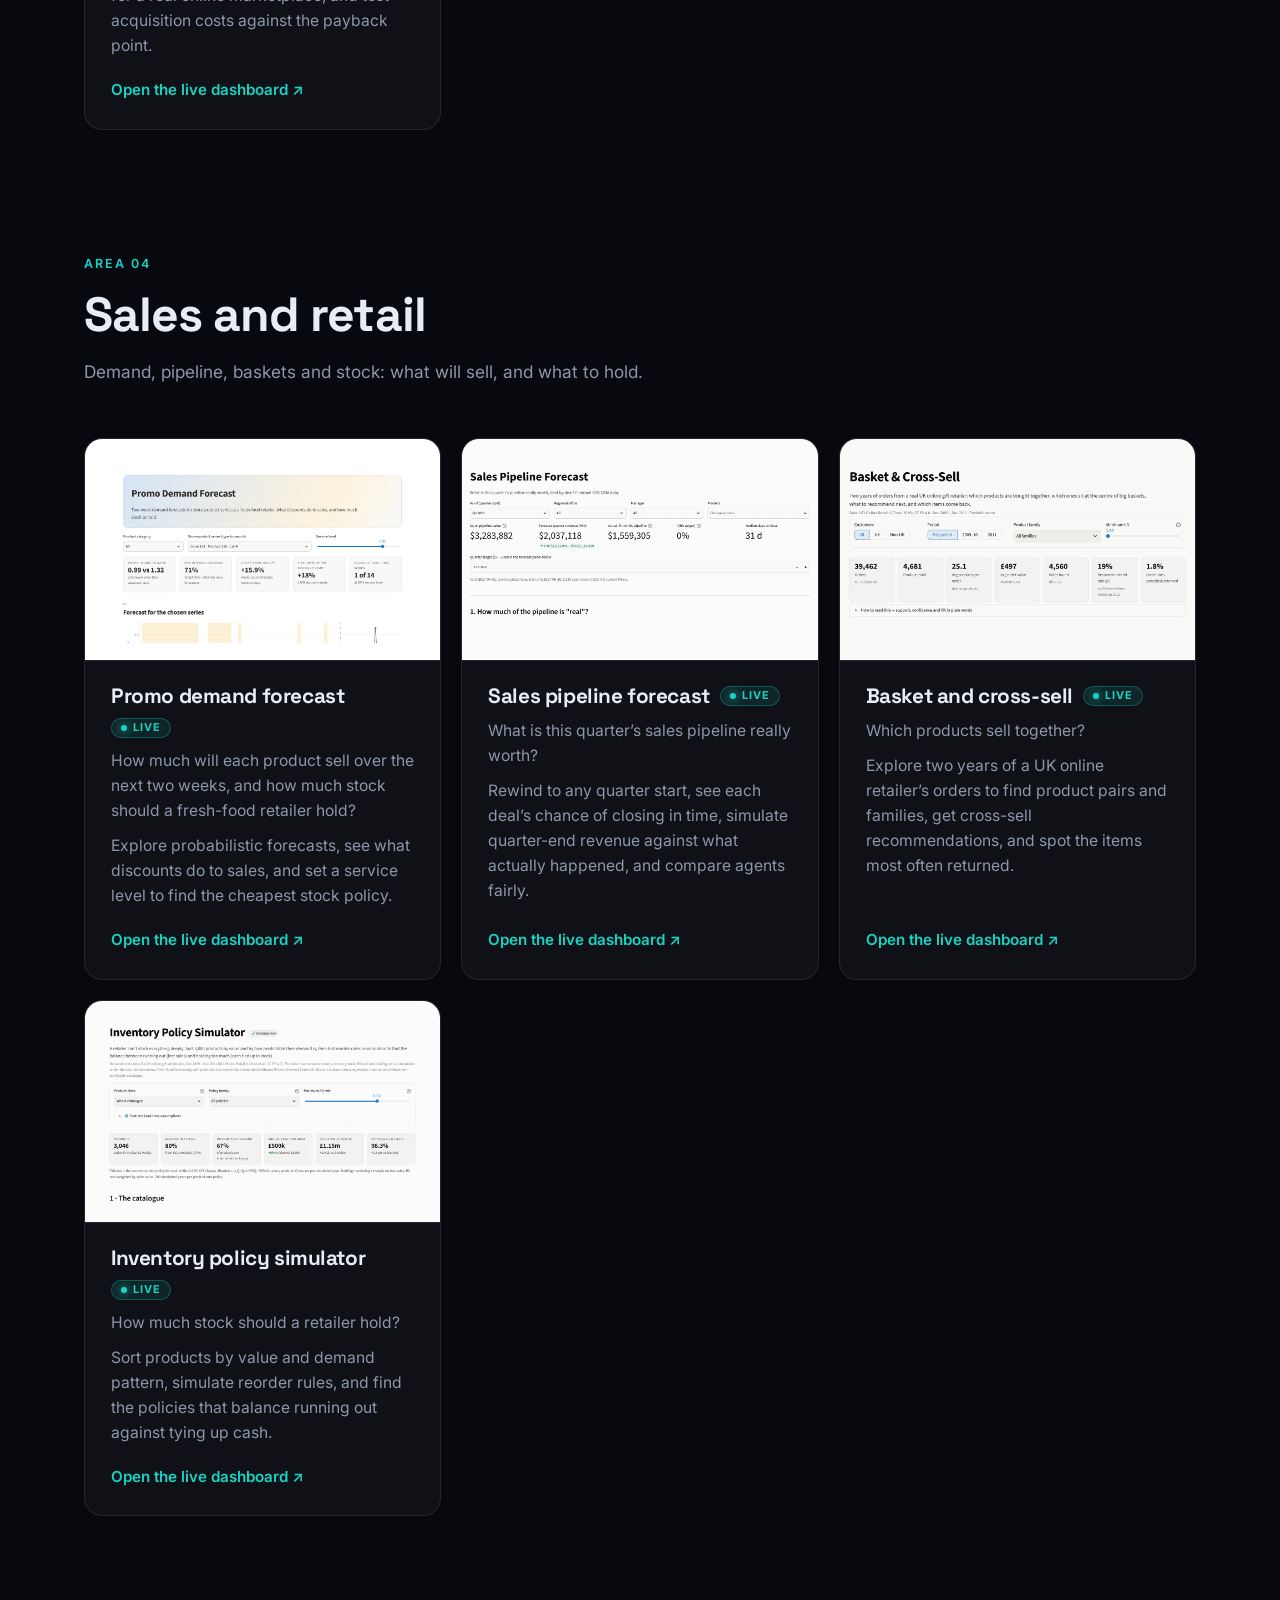
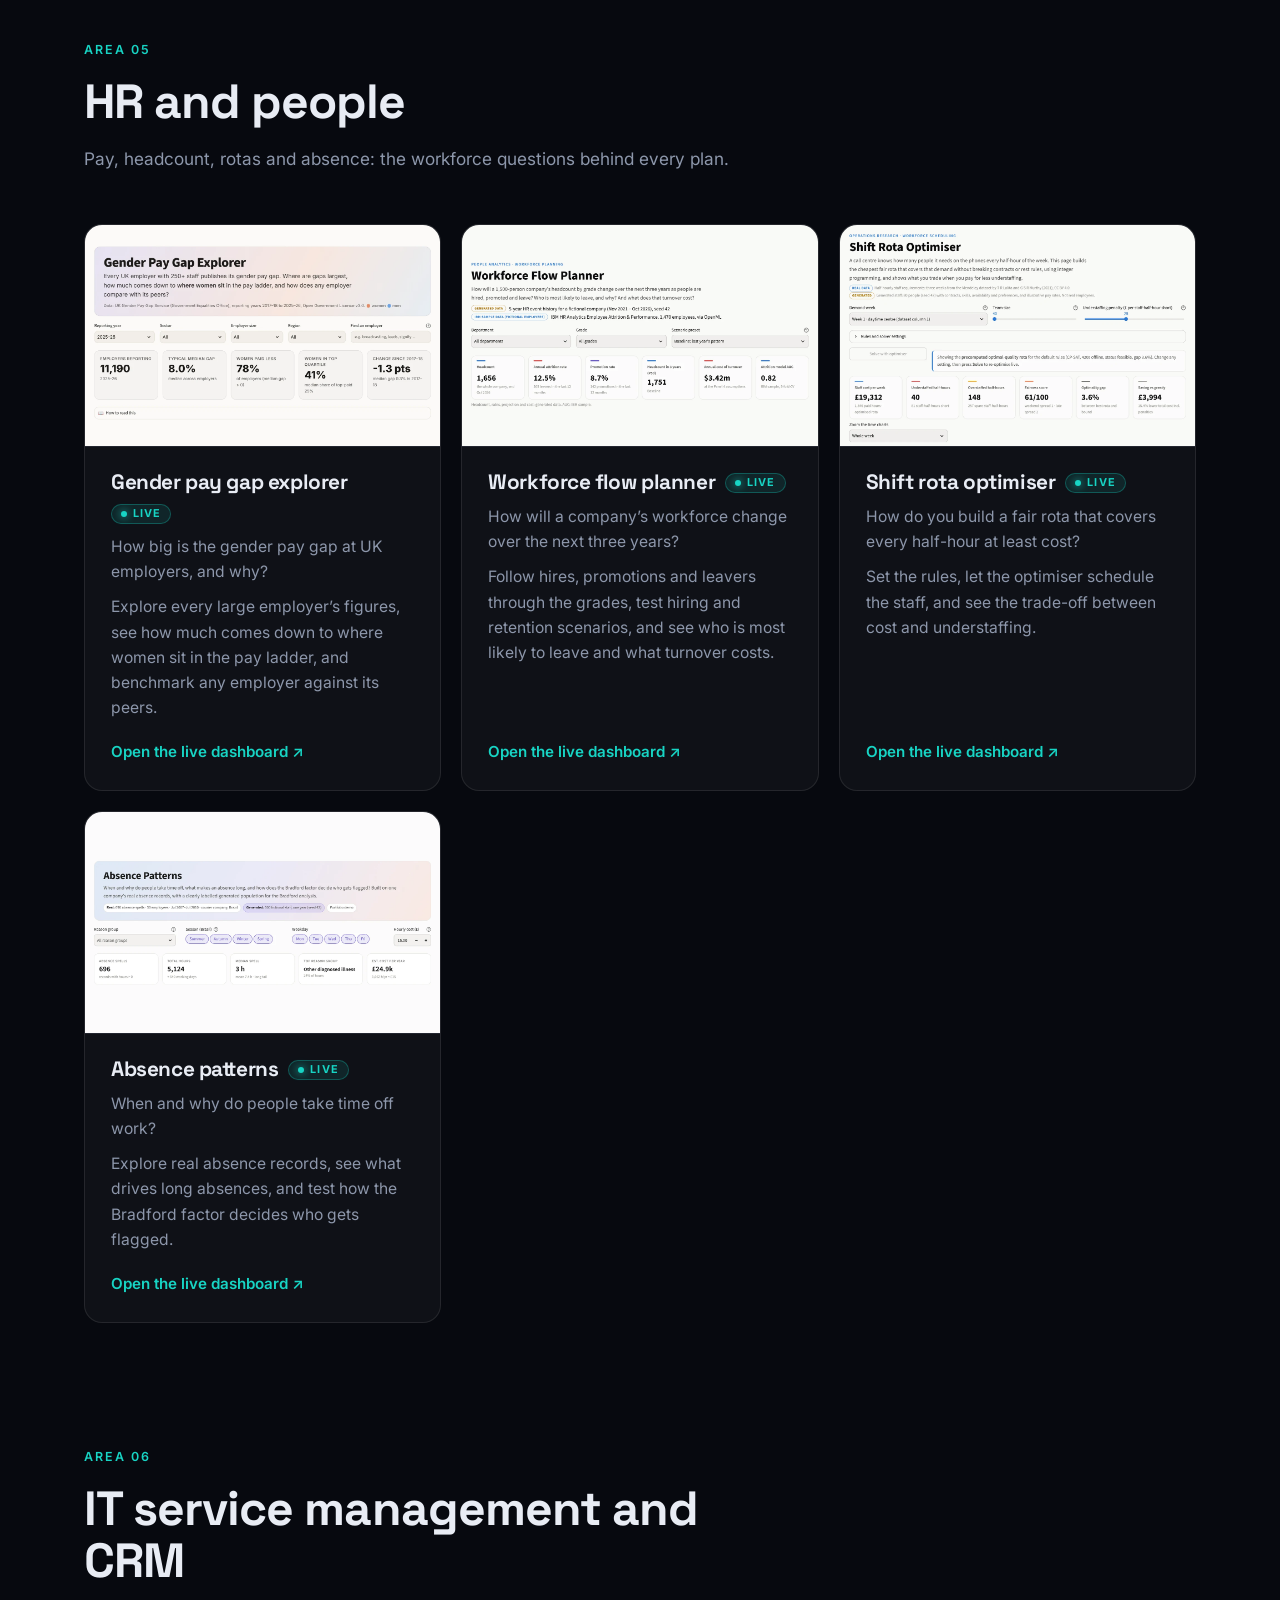
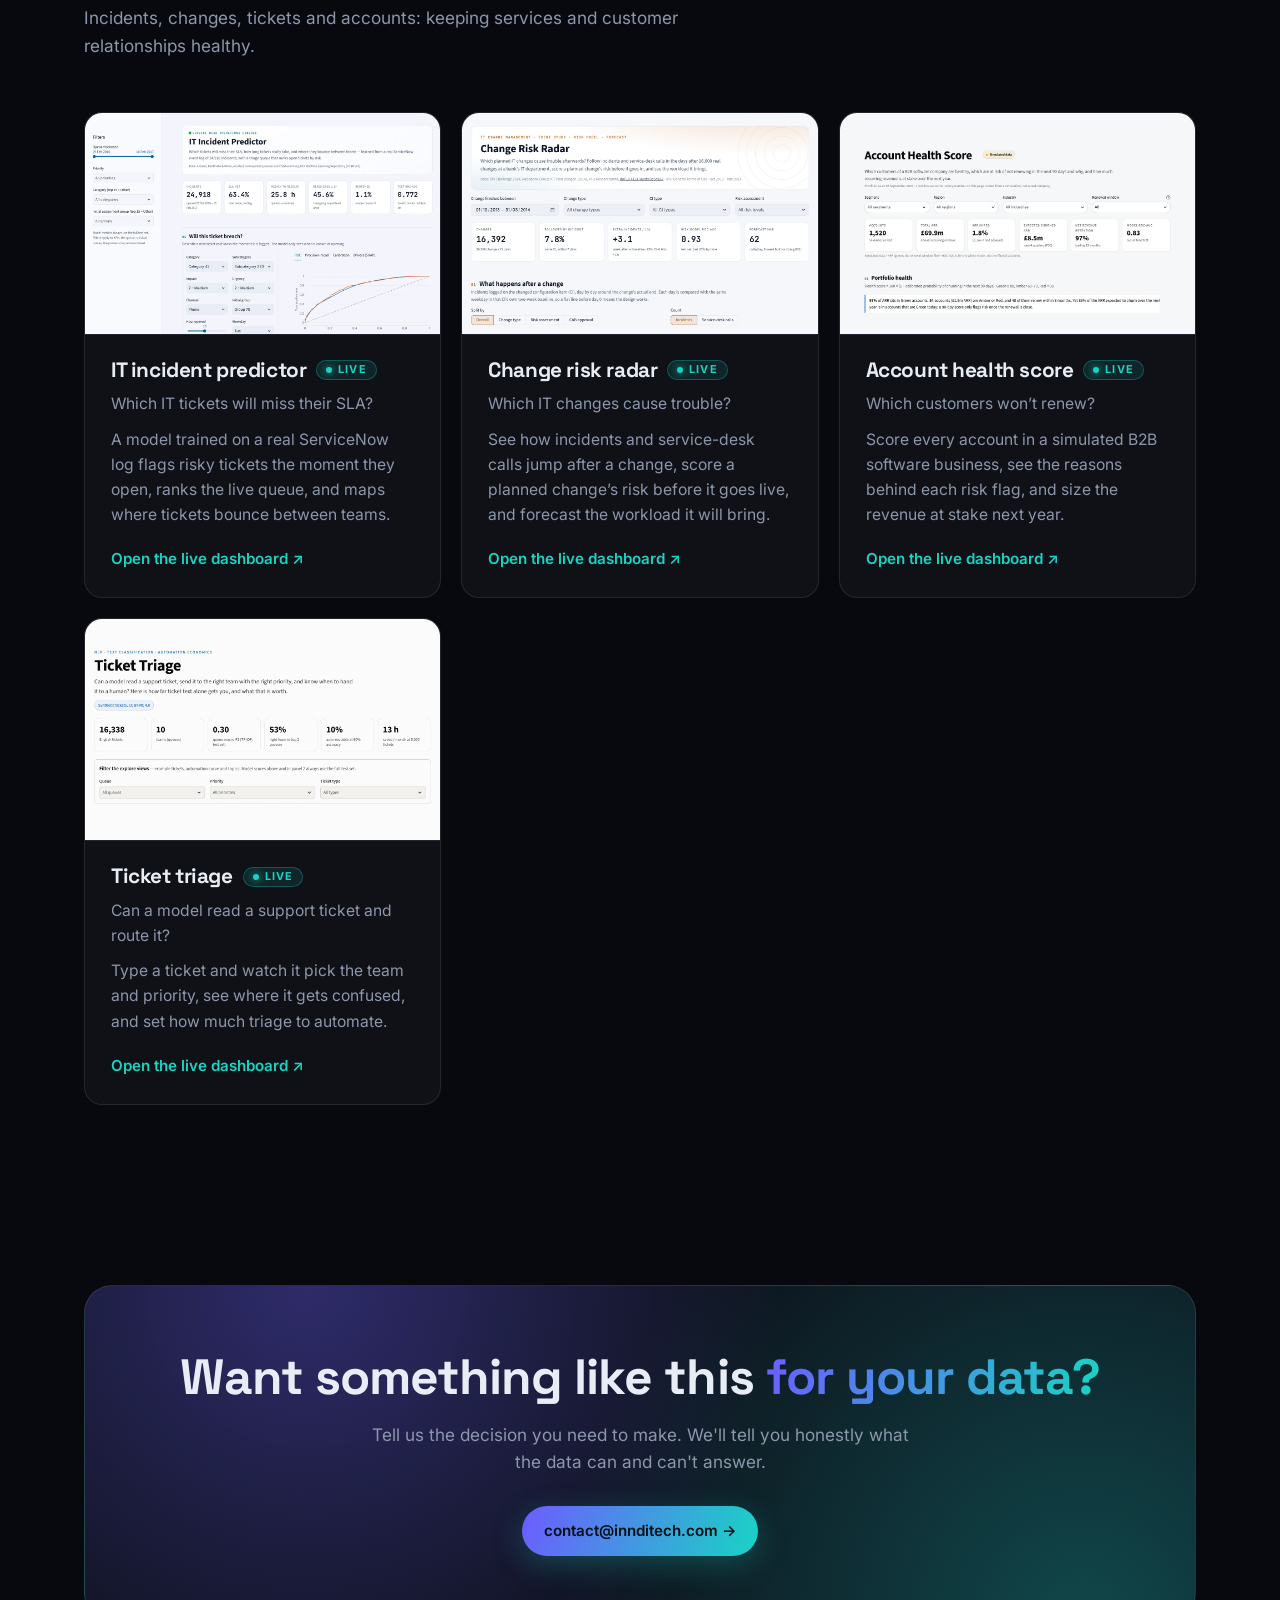
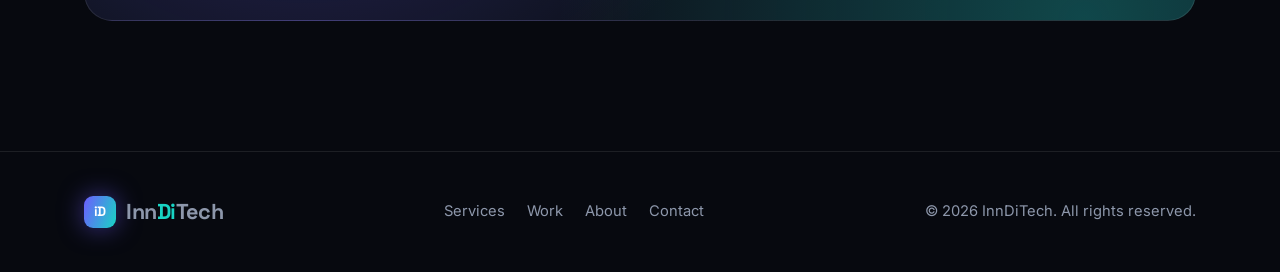
<file: work.html>
<!DOCTYPE html>
<html lang="en">
<head>
  <meta charset="utf-8">
  <meta name="viewport" content="width=device-width, initial-scale=1">
  <title>Sample work | InnDiTech</title>
  <meta name="description" content="27 live sample dashboards from InnDiTech in finance, operations, digital marketing, sales and retail, HR and people, and IT service management and CRM.">
  <link rel="icon" href="data:image/svg+xml,<svg xmlns='http://www.w3.org/2000/svg' viewBox='0 0 32 32'><defs><linearGradient id='g' x1='0' x2='1'><stop stop-color='%236d5cff'/><stop offset='1' stop-color='%2318d4c4'/></linearGradient></defs><rect width='32' height='32' rx='8' fill='url(%23g)'/><text x='16' y='22' font-family='Arial' font-weight='800' font-size='15' fill='white' text-anchor='middle'>iD</text></svg>">
  <link rel="preconnect" href="https://fonts.googleapis.com">
  <link rel="preconnect" href="https://fonts.gstatic.com" crossorigin>
  <link href="https://fonts.googleapis.com/css2?family=Inter:wght@400;500;600;700&family=Space+Grotesk:wght@500;600;700&display=swap" rel="stylesheet">
  <link rel="stylesheet" href="styles.css">
</head>
<body>
  <div class="bg-grid"></div>

  <header class="nav">
    <div class="wrap">
      <a href="index.html" class="brand"><span class="mark">iD</span><span>Inn<b>Di</b>Tech</span></a>
      <button class="menu-toggle" aria-label="Open menu">☰</button>
      <ul>
        <li><a href="index.html">Home</a></li>
        <li><a href="index.html#services">Services</a></li>
        <li><a href="work.html" class="active">Work</a></li>
        <li><a href="about.html">About</a></li>
        <li><a href="mailto:contact@innditech.com" class="btn btn-primary">Let's talk</a></li>
      </ul>
    </div>
  </header>

  <main>
    <section class="page-hero">
      <div class="orb o1"></div><div class="orb o2"></div>
      <div class="wrap">
        <span class="eyebrow">Sample work</span>
        <h1>Evidence you can <span class="grad-text">click through.</span></h1>
        <p>A selection of working dashboards built on public and simulated data. Each one answers a real business question, and you can open it and try it yourself.</p>
        <div class="cat-nav">
          <a href="#finance">Finance</a>
          <a href="#operations">Operations</a>
          <a href="#marketing">Digital marketing</a>
          <a href="#sales">Sales and retail</a>
          <a href="#people">HR and people</a>
          <a href="#itsm">IT service management and CRM</a>
        </div>
        <p class="wake-note">Dashboards open in a new tab. If one has been idle, it may take up to 30 seconds to wake up.</p>
      </div>
    </section>

    <section class="work-cat" id="finance">
      <div class="wrap">
        <div class="sec-head reveal">
          <span class="eyebrow">Area 01</span>
          <h2>Finance</h2>
          <p>Risk, valuation, forecasting and market signals, built from public financial data.</p>
        </div>
        <div class="grid grid-3">
          <article class="card work-card reveal">
            <a class="shot" href="https://bank-health-monitor.streamlit.app" target="_blank" rel="noopener" aria-label="Open the Bank health monitor dashboard"><img src="assets/work/bank-health-monitor.webp" alt="Screenshot of the Bank health monitor dashboard" width="1280" height="800" loading="lazy"></a>
            <div class="body">
              <h3><a href="https://bank-health-monitor.streamlit.app" target="_blank" rel="noopener">Bank health monitor</a> <span class="live">LIVE</span></h3>
              <p>The warning signs behind Silicon Valley Bank’s collapse, applied to every large US bank.</p>
              <p>Rank banks on run vulnerability, see how a failure-risk model scored the 2023 failures, and drill into any bank’s filings.</p>
              <a class="open" href="https://bank-health-monitor.streamlit.app" target="_blank" rel="noopener">Open the live dashboard ↗</a>
            </div>
          </article>
          <article class="card work-card reveal">
            <a class="shot" href="https://yield-curve-forecasting.streamlit.app" target="_blank" rel="noopener" aria-label="Open the Yield curve forecasting dashboard"><img src="assets/work/yield-curve-forecasting.webp" alt="Screenshot of the Yield curve forecasting dashboard" width="1280" height="800" loading="lazy"></a>
            <div class="body">
              <h3><a href="https://yield-curve-forecasting.streamlit.app" target="_blank" rel="noopener">Yield curve forecasting</a> <span class="live">LIVE</span></h3>
              <p>UK and US government yield curves, fitted month by month and forecast ahead.</p>
              <p>Watch four decades of curves move, compare forecasts with what happened, and see how a curve shift changes a bond’s price.</p>
              <a class="open" href="https://yield-curve-forecasting.streamlit.app" target="_blank" rel="noopener">Open the live dashboard ↗</a>
            </div>
          </article>
          <article class="card work-card reveal">
            <a class="shot" href="https://fundamentals-screener.streamlit.app" target="_blank" rel="noopener" aria-label="Open the Fundamentals screener dashboard"><img src="assets/work/fundamentals-screener.webp" alt="Screenshot of the Fundamentals screener dashboard" width="1280" height="800" loading="lazy"></a>
            <div class="body">
              <h3><a href="https://fundamentals-screener.streamlit.app" target="_blank" rel="noopener">Fundamentals screener</a> <span class="live">LIVE</span></h3>
              <p>Three classic accounting scores, computed from raw SEC filings for the largest US companies.</p>
              <p>Screen and sort companies, see the line items behind any score, and check whether each score would have paid off.</p>
              <a class="open" href="https://fundamentals-screener.streamlit.app" target="_blank" rel="noopener">Open the live dashboard ↗</a>
            </div>
          </article>
          <article class="card work-card reveal">
            <a class="shot" href="https://factor-xray.streamlit.app" target="_blank" rel="noopener" aria-label="Open the Factor X-ray dashboard"><img src="assets/work/factor-xray.webp" alt="Screenshot of the Factor X-ray dashboard" width="1280" height="800" loading="lazy"></a>
            <div class="body">
              <h3><a href="https://factor-xray.streamlit.app" target="_blank" rel="noopener">Factor X-ray</a> <span class="live">LIVE</span></h3>
              <p>What is actually driving a fund’s returns?</p>
              <p>Break dozens of US funds into market, size, value, profitability, investment and momentum exposures, see what is left once those are accounted for, and watch each fund’s style drift over the decades.</p>
              <a class="open" href="https://factor-xray.streamlit.app" target="_blank" rel="noopener">Open the live dashboard ↗</a>
            </div>
          </article>
          <article class="card work-card reveal">
            <a class="shot" href="https://fpa-variance-room.streamlit.app" target="_blank" rel="noopener" aria-label="Open the FP&amp;A variance room dashboard"><img src="assets/work/fpa-variance-room.webp" alt="Screenshot of the FP&amp;A variance room dashboard" width="1280" height="800" loading="lazy"></a>
            <div class="body">
              <h3><a href="https://fpa-variance-room.streamlit.app" target="_blank" rel="noopener">FP&amp;A variance room</a> <span class="live">LIVE</span></h3>
              <p>We missed the budget, but why?</p>
              <p>Split the gap for a fictional company into price, volume, mix, cost and currency effects that reconcile exactly, forecast the rest of the year from its drivers, and test what a price or cost move would do.</p>
              <a class="open" href="https://fpa-variance-room.streamlit.app" target="_blank" rel="noopener">Open the live dashboard ↗</a>
            </div>
          </article>
          <article class="card work-card reveal">
            <a class="shot" href="https://farzad-crypto-terminal.streamlit.app" target="_blank" rel="noopener" aria-label="Open the Crypto market terminal dashboard"><img src="assets/work/crypto-market-terminal.webp" alt="Screenshot of the Crypto market terminal dashboard" width="1280" height="800" loading="lazy"></a>
            <div class="body">
              <h3><a href="https://farzad-crypto-terminal.streamlit.app" target="_blank" rel="noopener">Crypto market terminal</a> <span class="live">LIVE</span></h3>
              <p>A Bloomberg-style terminal for crypto and global markets, built on free public data.</p>
              <p>Click a coin in the watchlist to chart it with candlesticks, volume, moving averages and Bollinger Bands, then compare trends and see the day’s top movers.</p>
              <a class="open" href="https://farzad-crypto-terminal.streamlit.app" target="_blank" rel="noopener">Open the live dashboard ↗</a>
            </div>
          </article>
        </div>
      </div>
    </section>

    <section class="work-cat" id="operations">
      <div class="wrap">
        <div class="sec-head reveal">
          <span class="eyebrow">Area 02</span>
          <h2>Operations</h2>
          <p>Scheduling, staffing, queues and routes: the right people and resources in the right place.</p>
        </div>
        <div class="grid grid-3">
          <article class="card work-card reveal">
            <a class="shot" href="https://farzad-delivery-routes.streamlit.app" target="_blank" rel="noopener" aria-label="Open the Delivery route planner dashboard"><img src="assets/work/delivery-route-planner.webp" alt="Screenshot of the Delivery route planner dashboard" width="1280" height="800" loading="lazy"></a>
            <div class="body">
              <h3><a href="https://farzad-delivery-routes.streamlit.app" target="_blank" rel="noopener">Delivery route planner</a> <span class="live">LIVE</span></h3>
              <p>The shortest route for a driver’s stops across central London, drawn on real roads.</p>
              <p>Add postcodes, reroute, and see the best visiting order and drive time on the map.</p>
              <a class="open" href="https://farzad-delivery-routes.streamlit.app" target="_blank" rel="noopener">Open the live dashboard ↗</a>
            </div>
          </article>
          <article class="card work-card reveal">
            <a class="shot" href="https://clinic-no-show-scheduler.streamlit.app" target="_blank" rel="noopener" aria-label="Open the Clinic no-show scheduler dashboard"><img src="assets/work/clinic-no-show-scheduler.webp" alt="Screenshot of the Clinic no-show scheduler dashboard" width="1280" height="800" loading="lazy"></a>
            <div class="body">
              <h3><a href="https://clinic-no-show-scheduler.streamlit.app" target="_blank" rel="noopener">Clinic no-show scheduler</a> <span class="live">LIVE</span></h3>
              <p>Which patients won’t turn up, and what should a clinic do about it?</p>
              <p>Predict no-shows, then simulate a clinic session to find the overbooking and reminder plan that balances idle time against waiting.</p>
              <a class="open" href="https://clinic-no-show-scheduler.streamlit.app" target="_blank" rel="noopener">Open the live dashboard ↗</a>
            </div>
          </article>
          <article class="card work-card reveal">
            <a class="shot" href="https://contact-centre-staffing.streamlit.app" target="_blank" rel="noopener" aria-label="Open the Contact centre staffing dashboard"><img src="assets/work/contact-centre-staffing.webp" alt="Screenshot of the Contact centre staffing dashboard" width="1280" height="800" loading="lazy"></a>
            <div class="body">
              <h3><a href="https://contact-centre-staffing.streamlit.app" target="_blank" rel="noopener">Contact centre staffing</a> <span class="live">LIVE</span></h3>
              <p>How many agents does a contact centre need every half-hour?</p>
              <p>Forecast real call volumes, turn them into a staffing curve with queueing theory, and see what each extra point of service level costs.</p>
              <a class="open" href="https://contact-centre-staffing.streamlit.app" target="_blank" rel="noopener">Open the live dashboard ↗</a>
            </div>
          </article>
          <article class="card work-card reveal">
            <a class="shot" href="https://checkout-queue-simulator.streamlit.app" target="_blank" rel="noopener" aria-label="Open the Checkout queue simulator dashboard"><img src="assets/work/checkout-queue-simulator.webp" alt="Screenshot of the Checkout queue simulator dashboard" width="1280" height="800" loading="lazy"></a>
            <div class="body">
              <h3><a href="https://checkout-queue-simulator.streamlit.app" target="_blank" rel="noopener">Checkout queue simulator</a> <span class="live">LIVE</span></h3>
              <p>How many tills should a supermarket open?</p>
              <p>Watch a simulated store’s queues build through the day, change the staffing, and find the plan that balances staff cost against customers walking away.</p>
              <a class="open" href="https://checkout-queue-simulator.streamlit.app" target="_blank" rel="noopener">Open the live dashboard ↗</a>
            </div>
          </article>
          <article class="card work-card reveal">
            <a class="shot" href="https://store-labour-planner.streamlit.app" target="_blank" rel="noopener" aria-label="Open the Store labour planner dashboard"><img src="assets/work/store-labour-planner.webp" alt="Screenshot of the Store labour planner dashboard" width="1280" height="800" loading="lazy"></a>
            <div class="body">
              <h3><a href="https://store-labour-planner.streamlit.app" target="_blank" rel="noopener">Store labour planner</a> <span class="live">LIVE</span></h3>
              <p>How many staff should a high-street shop have on the floor each hour?</p>
              <p>Forecast real city-centre footfall, turn it into an hour-by-hour staffing plan, and see the cost of covering the peaks.</p>
              <a class="open" href="https://store-labour-planner.streamlit.app" target="_blank" rel="noopener">Open the live dashboard ↗</a>
            </div>
          </article>
        </div>
      </div>
    </section>

    <section class="work-cat" id="marketing">
      <div class="wrap">
        <div class="sec-head reveal">
          <span class="eyebrow">Area 03</span>
          <h2>Digital marketing</h2>
          <p>Which channels, customers and campaigns actually earn their budget.</p>
        </div>
        <div class="grid grid-3">
          <article class="card work-card reveal">
            <a class="shot" href="https://attribution-lab.streamlit.app" target="_blank" rel="noopener" aria-label="Open the Attribution Lab dashboard"><img src="assets/work/attribution-lab.webp" alt="Screenshot of the Attribution Lab dashboard" width="1280" height="800" loading="lazy"></a>
            <div class="body">
              <h3><a href="https://attribution-lab.streamlit.app" target="_blank" rel="noopener">Attribution Lab</a> <span class="live">LIVE</span></h3>
              <p>Same conversions, seven attribution models: which channels really earned the sale?</p>
              <p>Score each model against a simulated ground truth and see how much budget moves depending on the model you pick.</p>
              <a class="open" href="https://attribution-lab.streamlit.app" target="_blank" rel="noopener">Open the live dashboard ↗</a>
            </div>
          </article>
          <article class="card work-card reveal">
            <a class="shot" href="https://marketing-mix-optimiser.streamlit.app" target="_blank" rel="noopener" aria-label="Open the Marketing mix optimiser dashboard"><img src="assets/work/marketing-mix-optimiser.webp" alt="Screenshot of the Marketing mix optimiser dashboard" width="1280" height="800" loading="lazy"></a>
            <div class="body">
              <h3><a href="https://marketing-mix-optimiser.streamlit.app" target="_blank" rel="noopener">Marketing mix optimiser</a> <span class="live">LIVE</span></h3>
              <p>How much revenue each channel really drives, and where more spend stops paying, from a Bayesian model on simulated data.</p>
              <p>Compare spend with contribution, read each channel’s saturation curve and test a new budget split.</p>
              <a class="open" href="https://marketing-mix-optimiser.streamlit.app" target="_blank" rel="noopener">Open the live dashboard ↗</a>
            </div>
          </article>
          <article class="card work-card reveal">
            <a class="shot" href="https://uplift-targeting.streamlit.app" target="_blank" rel="noopener" aria-label="Open the Uplift targeting dashboard"><img src="assets/work/uplift-targeting.webp" alt="Screenshot of the Uplift targeting dashboard" width="1280" height="800" loading="lazy"></a>
            <div class="body">
              <h3><a href="https://uplift-targeting.streamlit.app" target="_blank" rel="noopener">Uplift targeting</a> <span class="live">LIVE</span></h3>
              <p>Which customers does a marketing email actually persuade?</p>
              <p>Compare two uplift models on a real randomised email test and choose how many customers to target for the most profit.</p>
              <a class="open" href="https://uplift-targeting.streamlit.app" target="_blank" rel="noopener">Open the live dashboard ↗</a>
            </div>
          </article>
          <article class="card work-card reveal">
            <a class="shot" href="https://customer-value-cohorts.streamlit.app" target="_blank" rel="noopener" aria-label="Open the Customer value cohorts dashboard"><img src="assets/work/customer-value-cohorts.webp" alt="Screenshot of the Customer value cohorts dashboard" width="1280" height="800" loading="lazy"></a>
            <div class="body">
              <h3><a href="https://customer-value-cohorts.streamlit.app" target="_blank" rel="noopener">Customer value cohorts</a> <span class="live">LIVE</span></h3>
              <p>What is a customer worth, and how much can you afford to pay to win one?</p>
              <p>Explore retention cohorts, predicted lifetime value and customer segments for a real online marketplace, and test acquisition costs against the payback point.</p>
              <a class="open" href="https://customer-value-cohorts.streamlit.app" target="_blank" rel="noopener">Open the live dashboard ↗</a>
            </div>
          </article>
        </div>
      </div>
    </section>

    <section class="work-cat" id="sales">
      <div class="wrap">
        <div class="sec-head reveal">
          <span class="eyebrow">Area 04</span>
          <h2>Sales and retail</h2>
          <p>Demand, pipeline, baskets and stock: what will sell, and what to hold.</p>
        </div>
        <div class="grid grid-3">
          <article class="card work-card reveal">
            <a class="shot" href="https://promo-demand-forecast.streamlit.app" target="_blank" rel="noopener" aria-label="Open the Promo demand forecast dashboard"><img src="assets/work/promo-demand-forecast.webp" alt="Screenshot of the Promo demand forecast dashboard" width="1280" height="800" loading="lazy"></a>
            <div class="body">
              <h3><a href="https://promo-demand-forecast.streamlit.app" target="_blank" rel="noopener">Promo demand forecast</a> <span class="live">LIVE</span></h3>
              <p>How much will each product sell over the next two weeks, and how much stock should a fresh-food retailer hold?</p>
              <p>Explore probabilistic forecasts, see what discounts do to sales, and set a service level to find the cheapest stock policy.</p>
              <a class="open" href="https://promo-demand-forecast.streamlit.app" target="_blank" rel="noopener">Open the live dashboard ↗</a>
            </div>
          </article>
          <article class="card work-card reveal">
            <a class="shot" href="https://sales-pipeline-forecast.streamlit.app" target="_blank" rel="noopener" aria-label="Open the Sales pipeline forecast dashboard"><img src="assets/work/sales-pipeline-forecast.webp" alt="Screenshot of the Sales pipeline forecast dashboard" width="1280" height="800" loading="lazy"></a>
            <div class="body">
              <h3><a href="https://sales-pipeline-forecast.streamlit.app" target="_blank" rel="noopener">Sales pipeline forecast</a> <span class="live">LIVE</span></h3>
              <p>What is this quarter’s sales pipeline really worth?</p>
              <p>Rewind to any quarter start, see each deal’s chance of closing in time, simulate quarter-end revenue against what actually happened, and compare agents fairly.</p>
              <a class="open" href="https://sales-pipeline-forecast.streamlit.app" target="_blank" rel="noopener">Open the live dashboard ↗</a>
            </div>
          </article>
          <article class="card work-card reveal">
            <a class="shot" href="https://basket-cross-sell.streamlit.app" target="_blank" rel="noopener" aria-label="Open the Basket and cross-sell dashboard"><img src="assets/work/basket-cross-sell.webp" alt="Screenshot of the Basket and cross-sell dashboard" width="1280" height="800" loading="lazy"></a>
            <div class="body">
              <h3><a href="https://basket-cross-sell.streamlit.app" target="_blank" rel="noopener">Basket and cross-sell</a> <span class="live">LIVE</span></h3>
              <p>Which products sell together?</p>
              <p>Explore two years of a UK online retailer’s orders to find product pairs and families, get cross-sell recommendations, and spot the items most often returned.</p>
              <a class="open" href="https://basket-cross-sell.streamlit.app" target="_blank" rel="noopener">Open the live dashboard ↗</a>
            </div>
          </article>
          <article class="card work-card reveal">
            <a class="shot" href="https://inventory-policy-simulator.streamlit.app" target="_blank" rel="noopener" aria-label="Open the Inventory policy simulator dashboard"><img src="assets/work/inventory-policy-simulator.webp" alt="Screenshot of the Inventory policy simulator dashboard" width="1280" height="800" loading="lazy"></a>
            <div class="body">
              <h3><a href="https://inventory-policy-simulator.streamlit.app" target="_blank" rel="noopener">Inventory policy simulator</a> <span class="live">LIVE</span></h3>
              <p>How much stock should a retailer hold?</p>
              <p>Sort products by value and demand pattern, simulate reorder rules, and find the policies that balance running out against tying up cash.</p>
              <a class="open" href="https://inventory-policy-simulator.streamlit.app" target="_blank" rel="noopener">Open the live dashboard ↗</a>
            </div>
          </article>
        </div>
      </div>
    </section>

    <section class="work-cat" id="people">
      <div class="wrap">
        <div class="sec-head reveal">
          <span class="eyebrow">Area 05</span>
          <h2>HR and people</h2>
          <p>Pay, headcount, rotas and absence: the workforce questions behind every plan.</p>
        </div>
        <div class="grid grid-3">
          <article class="card work-card reveal">
            <a class="shot" href="https://gender-pay-gap-explorer.streamlit.app" target="_blank" rel="noopener" aria-label="Open the Gender pay gap explorer dashboard"><img src="assets/work/gender-pay-gap-explorer.webp" alt="Screenshot of the Gender pay gap explorer dashboard" width="1280" height="800" loading="lazy"></a>
            <div class="body">
              <h3><a href="https://gender-pay-gap-explorer.streamlit.app" target="_blank" rel="noopener">Gender pay gap explorer</a> <span class="live">LIVE</span></h3>
              <p>How big is the gender pay gap at UK employers, and why?</p>
              <p>Explore every large employer’s figures, see how much comes down to where women sit in the pay ladder, and benchmark any employer against its peers.</p>
              <a class="open" href="https://gender-pay-gap-explorer.streamlit.app" target="_blank" rel="noopener">Open the live dashboard ↗</a>
            </div>
          </article>
          <article class="card work-card reveal">
            <a class="shot" href="https://workforce-flow-planner.streamlit.app" target="_blank" rel="noopener" aria-label="Open the Workforce flow planner dashboard"><img src="assets/work/workforce-flow-planner.webp" alt="Screenshot of the Workforce flow planner dashboard" width="1280" height="800" loading="lazy"></a>
            <div class="body">
              <h3><a href="https://workforce-flow-planner.streamlit.app" target="_blank" rel="noopener">Workforce flow planner</a> <span class="live">LIVE</span></h3>
              <p>How will a company’s workforce change over the next three years?</p>
              <p>Follow hires, promotions and leavers through the grades, test hiring and retention scenarios, and see who is most likely to leave and what turnover costs.</p>
              <a class="open" href="https://workforce-flow-planner.streamlit.app" target="_blank" rel="noopener">Open the live dashboard ↗</a>
            </div>
          </article>
          <article class="card work-card reveal">
            <a class="shot" href="https://shift-rota-optimiser.streamlit.app" target="_blank" rel="noopener" aria-label="Open the Shift rota optimiser dashboard"><img src="assets/work/shift-rota-optimiser.webp" alt="Screenshot of the Shift rota optimiser dashboard" width="1280" height="800" loading="lazy"></a>
            <div class="body">
              <h3><a href="https://shift-rota-optimiser.streamlit.app" target="_blank" rel="noopener">Shift rota optimiser</a> <span class="live">LIVE</span></h3>
              <p>How do you build a fair rota that covers every half-hour at least cost?</p>
              <p>Set the rules, let the optimiser schedule the staff, and see the trade-off between cost and understaffing.</p>
              <a class="open" href="https://shift-rota-optimiser.streamlit.app" target="_blank" rel="noopener">Open the live dashboard ↗</a>
            </div>
          </article>
          <article class="card work-card reveal">
            <a class="shot" href="https://absence-patterns.streamlit.app" target="_blank" rel="noopener" aria-label="Open the Absence patterns dashboard"><img src="assets/work/absence-patterns.webp" alt="Screenshot of the Absence patterns dashboard" width="1280" height="800" loading="lazy"></a>
            <div class="body">
              <h3><a href="https://absence-patterns.streamlit.app" target="_blank" rel="noopener">Absence patterns</a> <span class="live">LIVE</span></h3>
              <p>When and why do people take time off work?</p>
              <p>Explore real absence records, see what drives long absences, and test how the Bradford factor decides who gets flagged.</p>
              <a class="open" href="https://absence-patterns.streamlit.app" target="_blank" rel="noopener">Open the live dashboard ↗</a>
            </div>
          </article>
        </div>
      </div>
    </section>

    <section class="work-cat" id="itsm">
      <div class="wrap">
        <div class="sec-head reveal">
          <span class="eyebrow">Area 06</span>
          <h2>IT service management and CRM</h2>
          <p>Incidents, changes, tickets and accounts: keeping services and customer relationships healthy.</p>
        </div>
        <div class="grid grid-3">
          <article class="card work-card reveal">
            <a class="shot" href="https://it-incident-predictor.streamlit.app" target="_blank" rel="noopener" aria-label="Open the IT incident predictor dashboard"><img src="assets/work/it-incident-predictor.webp" alt="Screenshot of the IT incident predictor dashboard" width="1280" height="800" loading="lazy"></a>
            <div class="body">
              <h3><a href="https://it-incident-predictor.streamlit.app" target="_blank" rel="noopener">IT incident predictor</a> <span class="live">LIVE</span></h3>
              <p>Which IT tickets will miss their SLA?</p>
              <p>A model trained on a real ServiceNow log flags risky tickets the moment they open, ranks the live queue, and maps where tickets bounce between teams.</p>
              <a class="open" href="https://it-incident-predictor.streamlit.app" target="_blank" rel="noopener">Open the live dashboard ↗</a>
            </div>
          </article>
          <article class="card work-card reveal">
            <a class="shot" href="https://change-risk-radar.streamlit.app" target="_blank" rel="noopener" aria-label="Open the Change risk radar dashboard"><img src="assets/work/change-risk-radar.webp" alt="Screenshot of the Change risk radar dashboard" width="1280" height="800" loading="lazy"></a>
            <div class="body">
              <h3><a href="https://change-risk-radar.streamlit.app" target="_blank" rel="noopener">Change risk radar</a> <span class="live">LIVE</span></h3>
              <p>Which IT changes cause trouble?</p>
              <p>See how incidents and service-desk calls jump after a change, score a planned change’s risk before it goes live, and forecast the workload it will bring.</p>
              <a class="open" href="https://change-risk-radar.streamlit.app" target="_blank" rel="noopener">Open the live dashboard ↗</a>
            </div>
          </article>
          <article class="card work-card reveal">
            <a class="shot" href="https://account-health-score.streamlit.app" target="_blank" rel="noopener" aria-label="Open the Account health score dashboard"><img src="assets/work/account-health-score.webp" alt="Screenshot of the Account health score dashboard" width="1280" height="800" loading="lazy"></a>
            <div class="body">
              <h3><a href="https://account-health-score.streamlit.app" target="_blank" rel="noopener">Account health score</a> <span class="live">LIVE</span></h3>
              <p>Which customers won’t renew?</p>
              <p>Score every account in a simulated B2B software business, see the reasons behind each risk flag, and size the revenue at stake next year.</p>
              <a class="open" href="https://account-health-score.streamlit.app" target="_blank" rel="noopener">Open the live dashboard ↗</a>
            </div>
          </article>
          <article class="card work-card reveal">
            <a class="shot" href="https://ticket-triage-nlp.streamlit.app" target="_blank" rel="noopener" aria-label="Open the Ticket triage dashboard"><img src="assets/work/ticket-triage-nlp.webp" alt="Screenshot of the Ticket triage dashboard" width="1280" height="800" loading="lazy"></a>
            <div class="body">
              <h3><a href="https://ticket-triage-nlp.streamlit.app" target="_blank" rel="noopener">Ticket triage</a> <span class="live">LIVE</span></h3>
              <p>Can a model read a support ticket and route it?</p>
              <p>Type a ticket and watch it pick the team and priority, see where it gets confused, and set how much triage to automate.</p>
              <a class="open" href="https://ticket-triage-nlp.streamlit.app" target="_blank" rel="noopener">Open the live dashboard ↗</a>
            </div>
          </article>
        </div>
      </div>
    </section>

    <section>
      <div class="wrap">
        <div class="cta-box reveal">
          <h2>Want something like this <span class="grad-text">for your data?</span></h2>
          <p>Tell us the decision you need to make. We'll tell you honestly what the data can and can't answer.</p>
          <a href="mailto:contact@innditech.com" class="btn btn-primary">contact@innditech.com →</a>
        </div>
      </div>
    </section>
  </main>

  <footer>
    <div class="wrap">
      <a href="index.html" class="brand"><span class="mark">iD</span><span>Inn<b>Di</b>Tech</span></a>
      <div class="links"><a href="index.html#services">Services</a><a href="work.html">Work</a><a href="about.html">About</a><a href="mailto:contact@innditech.com">Contact</a></div>
      <p>© <span data-year>2026</span> InnDiTech. All rights reserved.</p>
    </div>
  </footer>

  <script src="main.js"></script>
</body>
</html>
</file>
<file: styles.css>
:root {
  --bg: #07090f;
  --bg-2: #0d111b;
  --card: rgba(255,255,255,0.035);
  --line: rgba(255,255,255,0.09);
  --text: #e8ecf4;
  --muted: #8d97ab;
  --a1: #6d5cff;
  --a2: #18d4c4;
  --a3: #ff6b9a;
  --grad: linear-gradient(110deg, var(--a1), var(--a2));
  --radius: 18px;
  --max: 1160px;
}
* { box-sizing: border-box; margin: 0; padding: 0; }
html { scroll-behavior: smooth; overflow-x: clip; }
.hero, .page-hero { overflow-x: clip; }
body {
  background: var(--bg);
  color: var(--text);
  font-family: "Inter", system-ui, -apple-system, "Segoe UI", Roboto, sans-serif;
  line-height: 1.6;
  -webkit-font-smoothing: antialiased;
  overflow-x: hidden;
}
h1, h2, h3, .brand { font-family: "Space Grotesk", "Inter", system-ui, sans-serif; letter-spacing: -0.02em; line-height: 1.1; }
a { color: inherit; text-decoration: none; }
.wrap { max-width: var(--max); margin: 0 auto; padding: 0 24px; }
.grad-text { background: var(--grad); -webkit-background-clip: text; background-clip: text; color: transparent; }

/* Background */
.bg-grid {
  position: fixed; inset: 0; z-index: -2; pointer-events: none;
  background-image:
    linear-gradient(rgba(255,255,255,0.035) 1px, transparent 1px),
    linear-gradient(90deg, rgba(255,255,255,0.035) 1px, transparent 1px);
  background-size: 56px 56px;
  mask-image: radial-gradient(ellipse 80% 60% at 50% 0%, #000 40%, transparent 100%);
  -webkit-mask-image: radial-gradient(ellipse 80% 60% at 50% 0%, #000 40%, transparent 100%);
}
.orb { position: absolute; border-radius: 50%; filter: blur(90px); opacity: .55; z-index: -1; pointer-events: none; animation: drift 18s ease-in-out infinite alternate; }
.orb.o1 { width: 520px; height: 520px; background: var(--a1); top: -160px; left: -120px; }
.orb.o2 { width: 440px; height: 440px; background: var(--a2); top: 40px; right: -140px; animation-delay: -6s; opacity: .35; }
.orb.o3 { width: 300px; height: 300px; background: var(--a3); top: 420px; left: 45%; animation-delay: -12s; opacity: .22; }
@keyframes drift { to { transform: translate(60px, 40px) scale(1.12); } }

/* Nav */
header.nav {
  position: sticky; top: 0; z-index: 50;
  backdrop-filter: blur(14px); -webkit-backdrop-filter: blur(14px);
  background: rgba(7,9,15,0.6); border-bottom: 1px solid var(--line);
}
.nav .wrap { display: flex; align-items: center; justify-content: space-between; height: 68px; }
.brand { font-size: 1.35rem; font-weight: 700; display: flex; align-items: center; gap: 10px; }
.brand .mark {
  width: 32px; height: 32px; border-radius: 9px; background: var(--grad);
  display: grid; place-items: center; font-size: .85rem; color: #fff; font-weight: 800;
  box-shadow: 0 0 24px rgba(109,92,255,.5);
}
.brand b { font-weight: 700; color: var(--a2); }
.nav ul { list-style: none; display: flex; gap: 6px; align-items: center; }
.nav ul a { padding: 8px 14px; border-radius: 999px; color: var(--muted); font-size: .95rem; transition: .2s; }
.nav ul a:hover, .nav ul a.active { color: var(--text); background: rgba(255,255,255,0.06); }
.nav ul a.btn-primary, .nav ul a.btn-primary:hover { color: #061016; background: var(--grad); }
.btn {
  display: inline-flex; align-items: center; gap: 8px; padding: 13px 22px; border-radius: 999px;
  font-weight: 600; font-size: .95rem; transition: transform .2s, box-shadow .2s, background .2s;
}
.btn-primary { background: var(--grad); color: #061016; box-shadow: 0 8px 30px rgba(24,212,196,.25); }
.btn-primary:hover { transform: translateY(-2px); box-shadow: 0 12px 40px rgba(24,212,196,.4); }
.btn-ghost { border: 1px solid var(--line); background: rgba(255,255,255,0.03); }
.btn-ghost:hover { background: rgba(255,255,255,0.08); }
.nav .btn { padding: 9px 18px; font-size: .9rem; }
.menu-toggle { display: none; background: none; border: 0; color: var(--text); font-size: 1.5rem; cursor: pointer; }

/* Hero */
.hero { position: relative; padding: 110px 0 90px; }
.pill {
  display: inline-flex; align-items: center; gap: 8px; padding: 6px 14px 6px 8px; border-radius: 999px;
  border: 1px solid var(--line); background: rgba(255,255,255,0.04); font-size: .85rem; color: var(--muted);
}
.pill .dot { width: 8px; height: 8px; border-radius: 50%; background: var(--a2); box-shadow: 0 0 12px var(--a2); animation: pulse 2s infinite; margin-left: 6px; }
@keyframes pulse { 50% { opacity: .35; } }
.hero h1 { font-size: clamp(2.6rem, 6.4vw, 5.2rem); font-weight: 700; margin: 26px 0 22px; max-width: 14ch; }
.hero p.lead { font-size: 1.2rem; color: var(--muted); max-width: 58ch; }
.hero .ctas { display: flex; gap: 14px; margin-top: 36px; flex-wrap: wrap; }
.ticker {
  margin-top: 70px; border-top: 1px solid var(--line); border-bottom: 1px solid var(--line);
  overflow: hidden; white-space: nowrap; padding: 16px 0; mask-image: linear-gradient(90deg, transparent, #000 10%, #000 90%, transparent);
  -webkit-mask-image: linear-gradient(90deg, transparent, #000 10%, #000 90%, transparent);
}
.ticker .track { display: inline-block; animation: scroll 40s linear infinite; }
.ticker span { color: var(--muted); font-family: "Space Grotesk", sans-serif; font-size: 1.05rem; margin: 0 26px; }
.ticker span::before { content: "✦"; color: var(--a1); margin-right: 26px; }
@keyframes scroll { to { transform: translateX(-50%); } }

/* Sections */
section { padding: 90px 0; position: relative; }
.eyebrow { text-transform: uppercase; letter-spacing: .16em; font-size: .78rem; color: var(--a2); font-weight: 600; }
.sec-head { max-width: 680px; margin-bottom: 52px; }
.sec-head h2 { font-size: clamp(2rem, 4vw, 3rem); margin: 14px 0 16px; }
.sec-head p { color: var(--muted); font-size: 1.08rem; }

.grid { display: grid; gap: 20px; }
.grid-3 { grid-template-columns: repeat(3, 1fr); }
.grid-2 { grid-template-columns: repeat(2, 1fr); }
.card {
  position: relative; padding: 30px; border-radius: var(--radius); background: var(--card);
  border: 1px solid var(--line); overflow: hidden; transition: transform .3s, border-color .3s;
}
.card::after {
  content: ""; position: absolute; inset: 0; border-radius: inherit; pointer-events: none;
  background: radial-gradient(400px circle at var(--mx, 50%) var(--my, 0%), rgba(109,92,255,.16), transparent 40%);
  opacity: 0; transition: opacity .3s;
}
.card:hover { transform: translateY(-4px); border-color: rgba(109,92,255,.45); }
.card:hover::after { opacity: 1; }
.card .icon {
  width: 48px; height: 48px; border-radius: 13px; display: grid; place-items: center; margin-bottom: 20px;
  background: rgba(109,92,255,.14); border: 1px solid rgba(109,92,255,.3);
}
.card .icon svg { width: 24px; height: 24px; stroke: var(--a2); fill: none; stroke-width: 1.8; stroke-linecap: round; stroke-linejoin: round; }
.card h3 { font-size: 1.3rem; margin-bottom: 10px; }
.card p { color: var(--muted); font-size: .98rem; }
.card .tag { position: absolute; top: 22px; right: 22px; font-size: .7rem; font-weight: 700; letter-spacing: .1em; padding: 4px 10px; border-radius: 999px; background: rgba(255,107,154,.15); color: var(--a3); border: 1px solid rgba(255,107,154,.3); }
.card.wide { grid-column: span 3; display: grid; grid-template-columns: 48px 1fr; column-gap: 22px; align-items: start; }
.card.wide .icon { margin-bottom: 0; grid-row: span 2; }
.card.feature { grid-column: span 2; background: linear-gradient(135deg, rgba(109,92,255,.12), rgba(24,212,196,.06)); }
.card ul.ticks { list-style: none; margin-top: 16px; display: grid; grid-template-columns: 1fr 1fr; gap: 8px 18px; }
.card ul.ticks li { color: var(--text); font-size: .93rem; padding-left: 22px; position: relative; }
.card ul.ticks li::before { content: "→"; position: absolute; left: 0; color: var(--a2); }

/* Process */
.steps { display: grid; grid-template-columns: repeat(4, 1fr); gap: 20px; counter-reset: s; }
.step { padding: 28px 24px; border-left: 1px solid var(--line); position: relative; }
.step::before { counter-increment: s; content: "0" counter(s); font-family: "Space Grotesk", sans-serif; font-size: 2.6rem; font-weight: 700; background: var(--grad); -webkit-background-clip: text; background-clip: text; color: transparent; display: block; margin-bottom: 12px; }
.step h3 { font-size: 1.15rem; margin-bottom: 8px; }
.step p { color: var(--muted); font-size: .95rem; }

/* Values / beliefs */
.beliefs { display: grid; grid-template-columns: repeat(4, 1fr); gap: 0; border: 1px solid var(--line); border-radius: var(--radius); overflow: hidden; }
.belief { padding: 34px 26px; border-right: 1px solid var(--line); background: rgba(255,255,255,.015); }
.belief:last-child { border-right: 0; }
.belief .big { font-family: "Space Grotesk", sans-serif; font-size: 1.6rem; font-weight: 700; margin-bottom: 8px; }
.belief p { color: var(--muted); font-size: .93rem; }

/* CTA */
.cta-box {
  border-radius: 28px; padding: 64px 56px; text-align: center; position: relative; overflow: hidden;
  background: radial-gradient(circle at 20% 0%, rgba(109,92,255,.35), transparent 50%), radial-gradient(circle at 90% 100%, rgba(24,212,196,.28), transparent 50%), var(--bg-2);
  border: 1px solid var(--line);
}
.cta-box h2 { font-size: clamp(2rem, 4vw, 3.1rem); margin-bottom: 16px; }
.cta-box p { color: var(--muted); max-width: 560px; margin: 0 auto 30px; font-size: 1.08rem; }

/* About page */
.page-hero { padding: 100px 0 60px; }
.page-hero h1 { font-size: clamp(2.4rem, 5.5vw, 4.4rem); margin: 20px 0; max-width: 18ch; }
.page-hero p { color: var(--muted); font-size: 1.18rem; max-width: 62ch; }
.split { display: grid; grid-template-columns: 1fr 1fr; gap: 60px; align-items: start; }
.prose p { color: var(--muted); margin-bottom: 18px; font-size: 1.05rem; }
.prose p strong { color: var(--text); font-weight: 600; }
.quote {
  font-family: "Space Grotesk", sans-serif; font-size: clamp(1.5rem, 2.8vw, 2.1rem); line-height: 1.3;
  padding: 36px; border-radius: var(--radius); border: 1px solid var(--line);
  background: linear-gradient(135deg, rgba(109,92,255,.14), rgba(24,212,196,.05));
  position: sticky; top: 100px;
}
.quote small { display: block; margin-top: 18px; font-family: "Inter", sans-serif; font-size: .9rem; color: var(--muted); }
.map-chips { display: flex; flex-wrap: wrap; gap: 10px; margin-top: 22px; }
.chip { padding: 8px 16px; border-radius: 999px; border: 1px solid var(--line); background: rgba(255,255,255,.03); font-size: .9rem; color: var(--text); }
.chip i { font-style: normal; color: var(--a2); margin-right: 6px; }

/* Footer */
footer { border-top: 1px solid var(--line); padding: 44px 0; margin-top: 40px; }
footer .wrap { display: flex; justify-content: space-between; align-items: center; gap: 20px; flex-wrap: wrap; }
footer p, footer a { color: var(--muted); font-size: .92rem; }
footer a:hover { color: var(--text); }
footer .links { display: flex; gap: 22px; }

/* Reveal */
.reveal { opacity: 0; transform: translateY(24px); transition: opacity .8s ease, transform .8s ease; }
.reveal.in { opacity: 1; transform: none; }

/* Responsive */
@media (max-width: 960px) {
  .grid-3, .steps, .beliefs { grid-template-columns: 1fr 1fr; }
  .belief:nth-child(2) { border-right: 0; }
  .belief:nth-child(-n+2) { border-bottom: 1px solid var(--line); }
  .split { grid-template-columns: 1fr; gap: 36px; }
  .quote { position: static; }
  .card.wide { grid-column: span 2; }
}
@media (max-width: 680px) {
  .nav ul { display: none; position: absolute; top: 68px; left: 0; right: 0; flex-direction: column; padding: 16px; background: rgba(7,9,15,.97); border-bottom: 1px solid var(--line); }
  .nav ul.open { display: flex; }
  .menu-toggle { display: block; }
  .grid-3, .grid-2, .steps, .beliefs { grid-template-columns: 1fr; }
  .card.feature, .card.wide { grid-column: span 1; }
  .card.wide { display: block; }
  .card.wide .icon { margin-bottom: 20px; }
  .card ul.ticks { grid-template-columns: 1fr; }
  .belief { border-right: 0; border-bottom: 1px solid var(--line); }
  .hero { padding: 70px 0 60px; }
  .cta-box { padding: 44px 24px; }
}
@media (prefers-reduced-motion: reduce) {
  *, *::before, *::after { animation: none !important; transition: none !important; }
  .reveal { opacity: 1; transform: none; }
}

/* Work: dashboard cards */
.work-cat { scroll-margin-top: 90px; }
.work-cat + .work-cat { padding-top: 30px; }
.work-card { padding: 0; display: flex; flex-direction: column; }
.work-card .shot { display: block; aspect-ratio: 16 / 10; background: var(--bg-2); border-bottom: 1px solid var(--line); overflow: hidden; }
.work-card .shot img { width: 100%; height: 100%; object-fit: cover; display: block; transition: transform .5s; }
.work-card:hover .shot img { transform: scale(1.03); }
.work-card .body { padding: 24px 26px 26px; display: flex; flex-direction: column; flex: 1; }
.work-card h3 { display: flex; align-items: center; gap: 10px; flex-wrap: wrap; }
.work-card h3 a:hover { color: var(--a2); }
.live { font-family: "Inter", sans-serif; font-size: .68rem; font-weight: 700; letter-spacing: .1em; padding: 3px 9px; border-radius: 999px; color: var(--a2); background: rgba(24,212,196,.1); border: 1px solid rgba(24,212,196,.3); display: inline-flex; align-items: center; gap: 6px; }
.live::before { content: ""; width: 6px; height: 6px; border-radius: 50%; background: var(--a2); box-shadow: 0 0 8px var(--a2); }
.work-card p + p { margin-top: 10px; }
.work-card .open { margin-top: auto; padding-top: 20px; color: var(--a2); font-weight: 600; font-size: .95rem; }
.work-card .open:hover { color: var(--text); }
.wake-note { color: var(--muted); font-size: .9rem; margin-top: 22px; }
.cat-tile .body p { margin-bottom: 4px; }
.cat-tile .count { color: var(--muted); font-size: .85rem; }
.cat-nav { display: flex; flex-wrap: wrap; gap: 10px; margin-top: 28px; }
.cat-nav a { padding: 8px 16px; border-radius: 999px; border: 1px solid var(--line); background: rgba(255,255,255,.03); font-size: .92rem; transition: .2s; }
.cat-nav a:hover { border-color: rgba(24,212,196,.5); color: var(--a2); }
</file>
